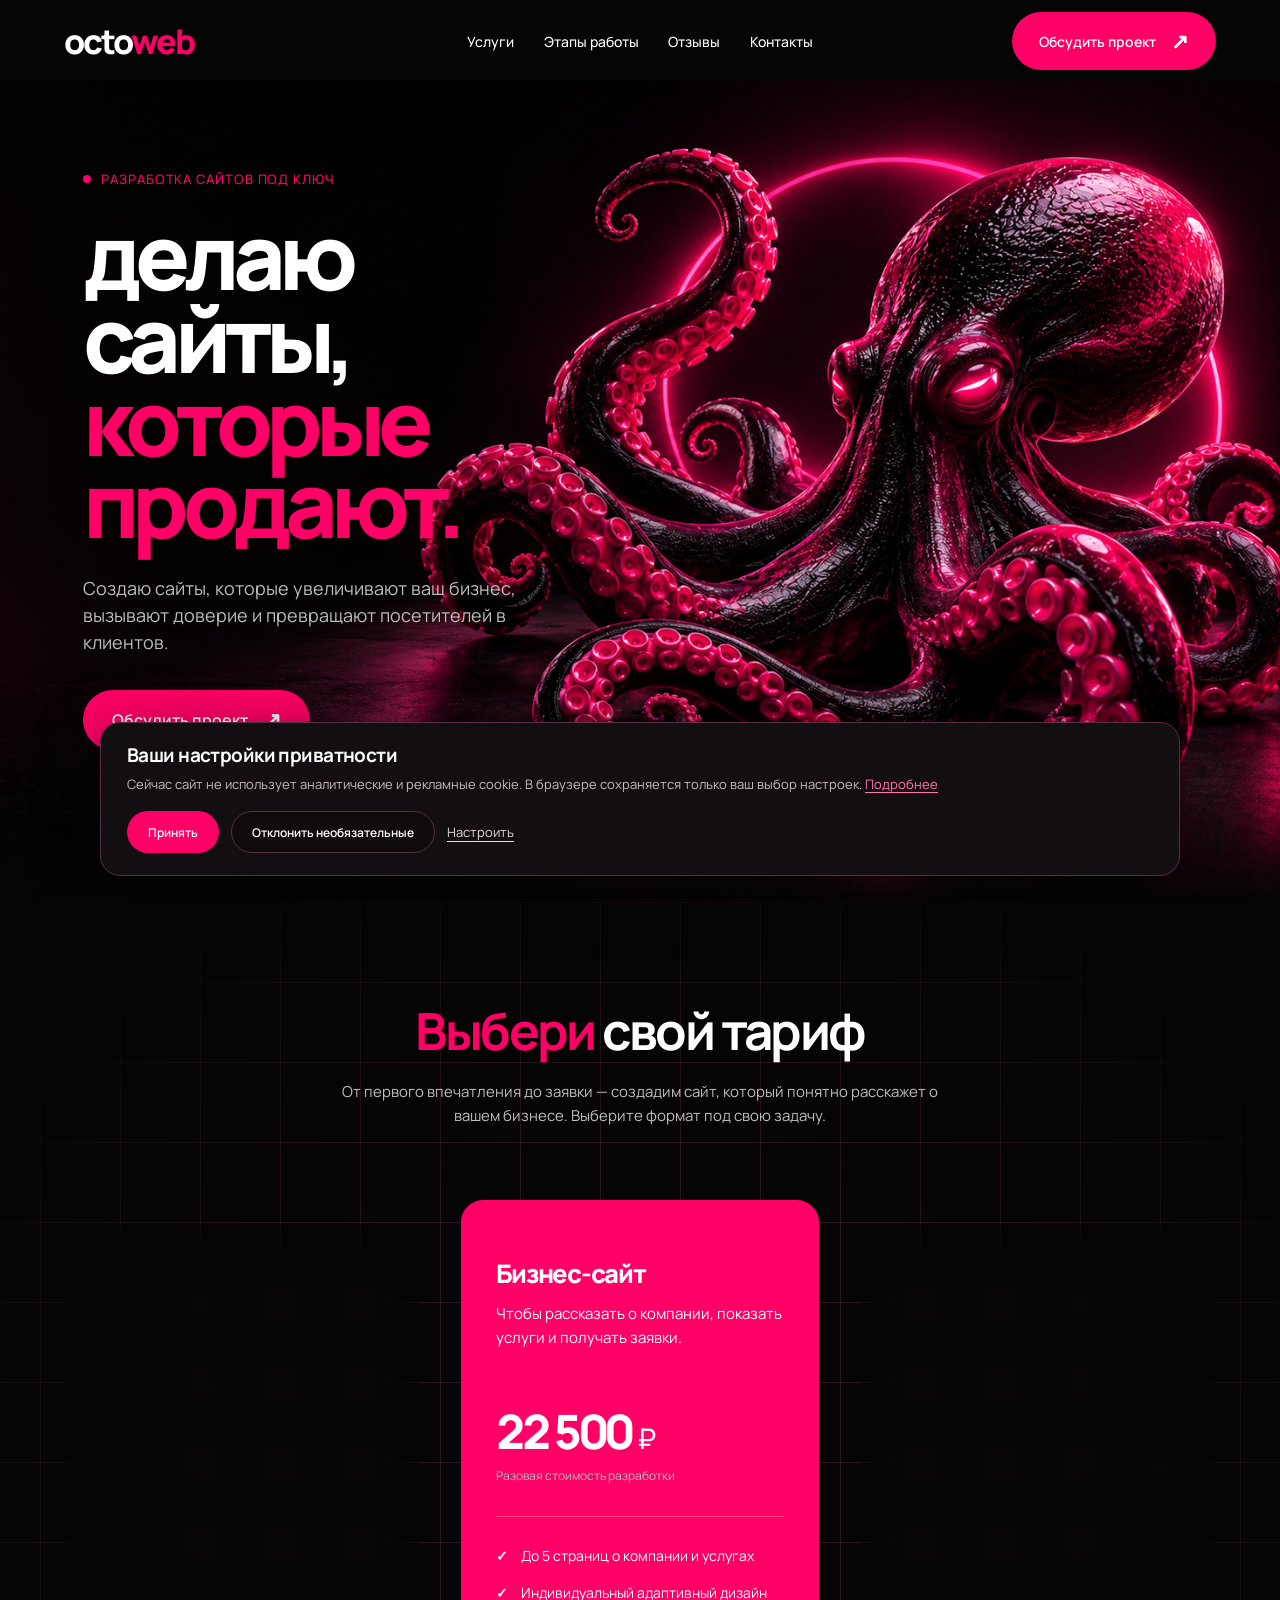
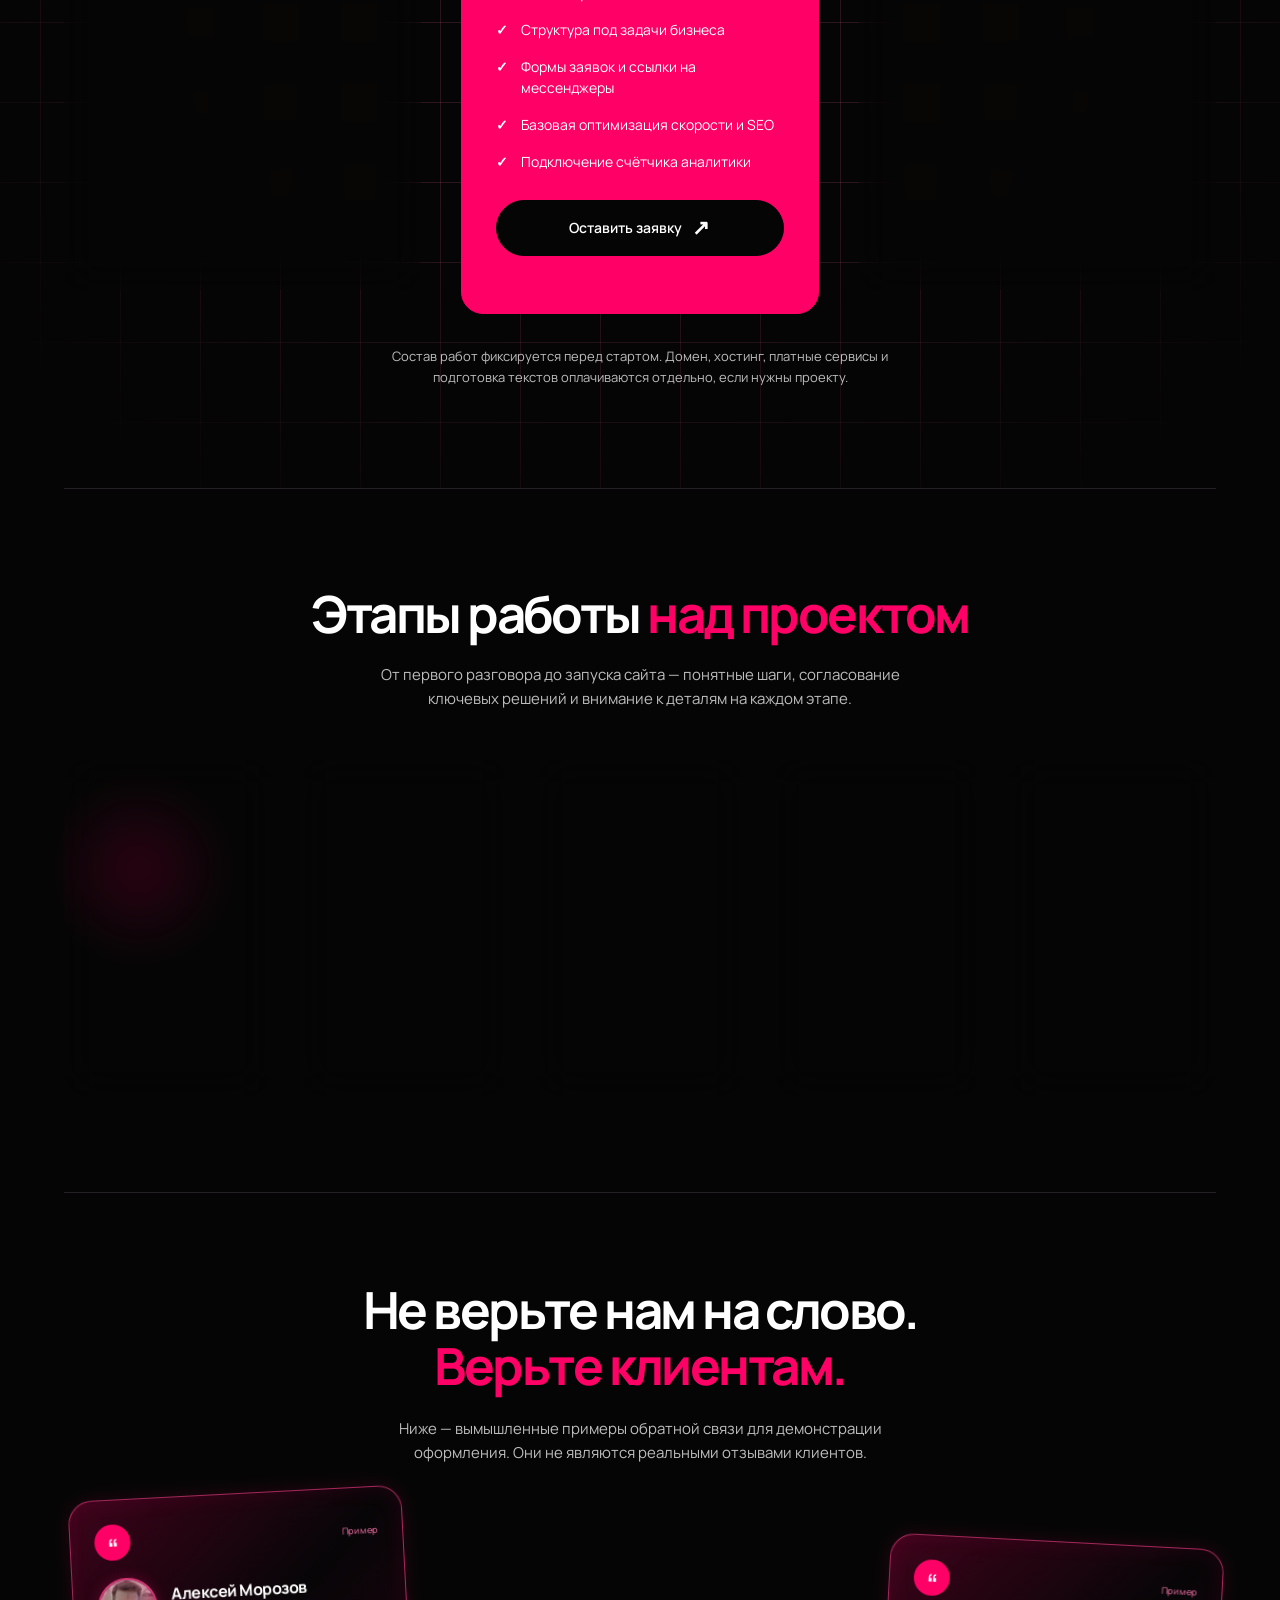
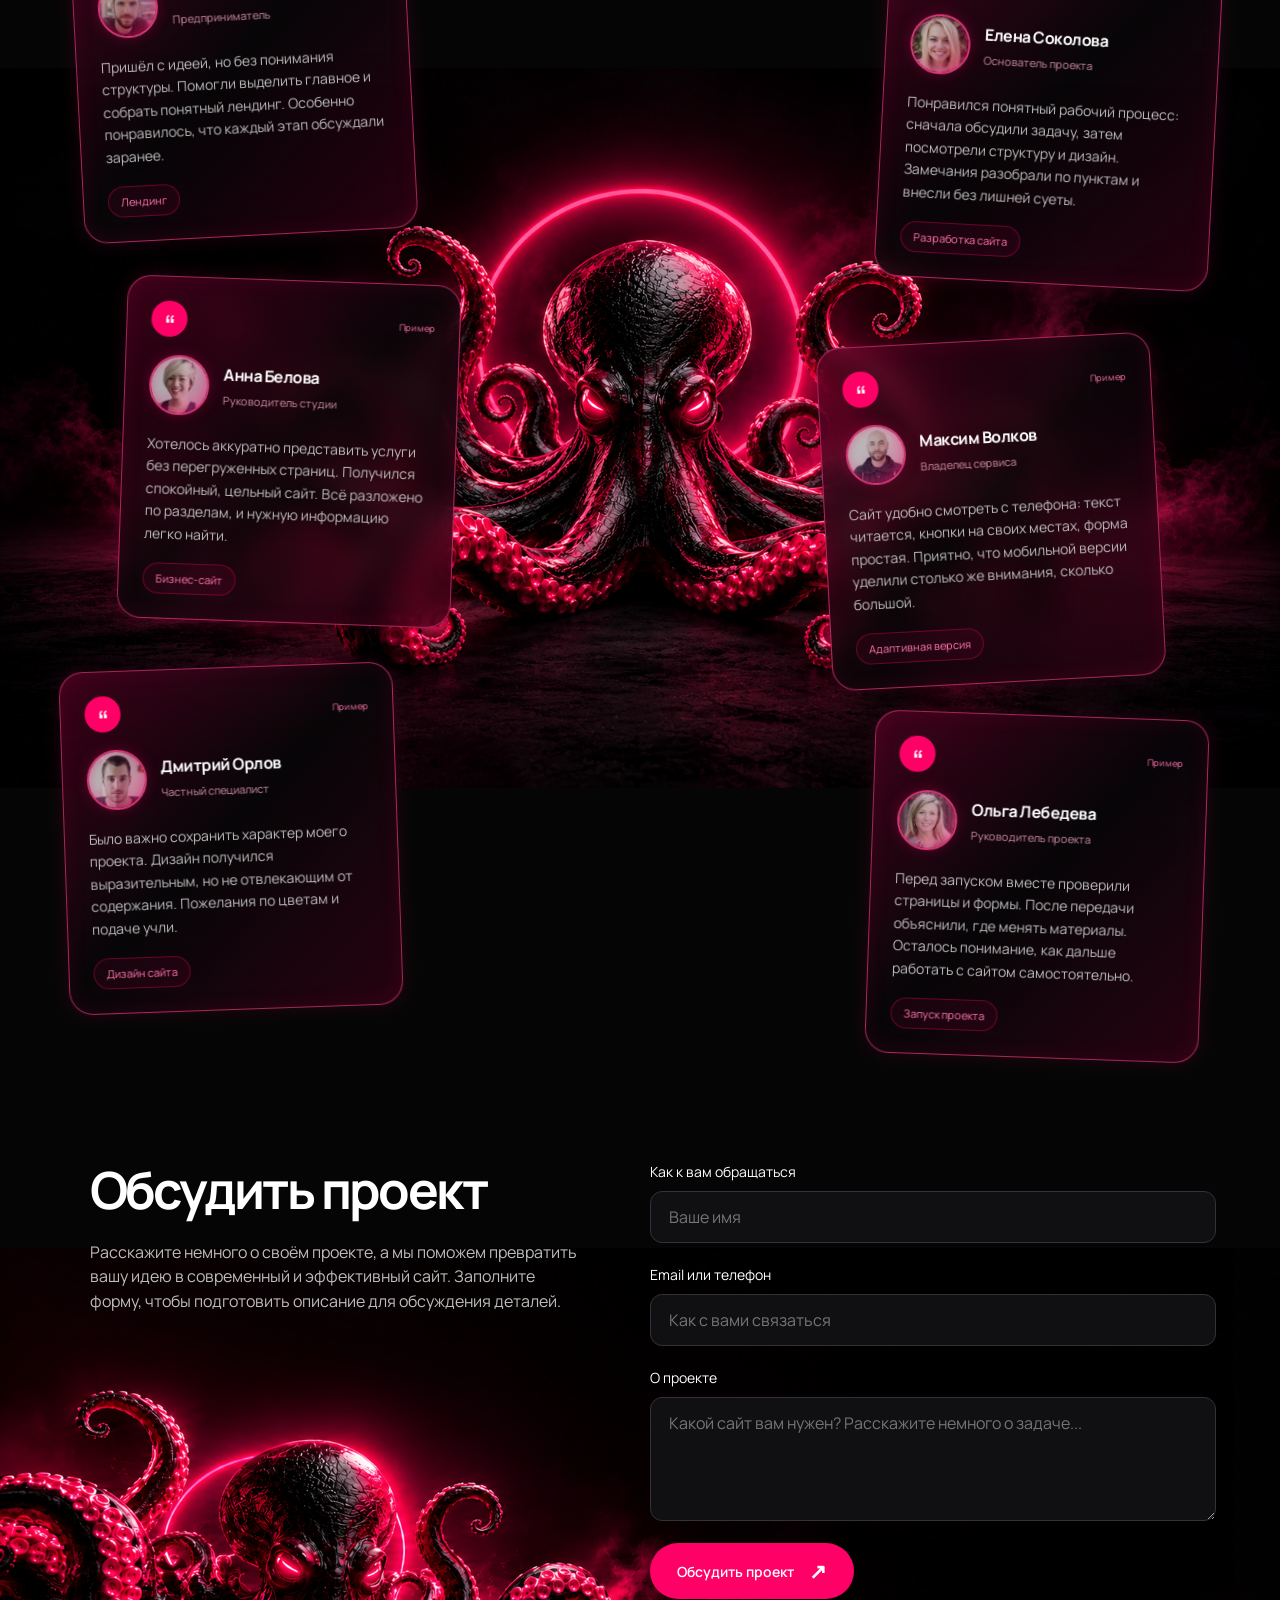
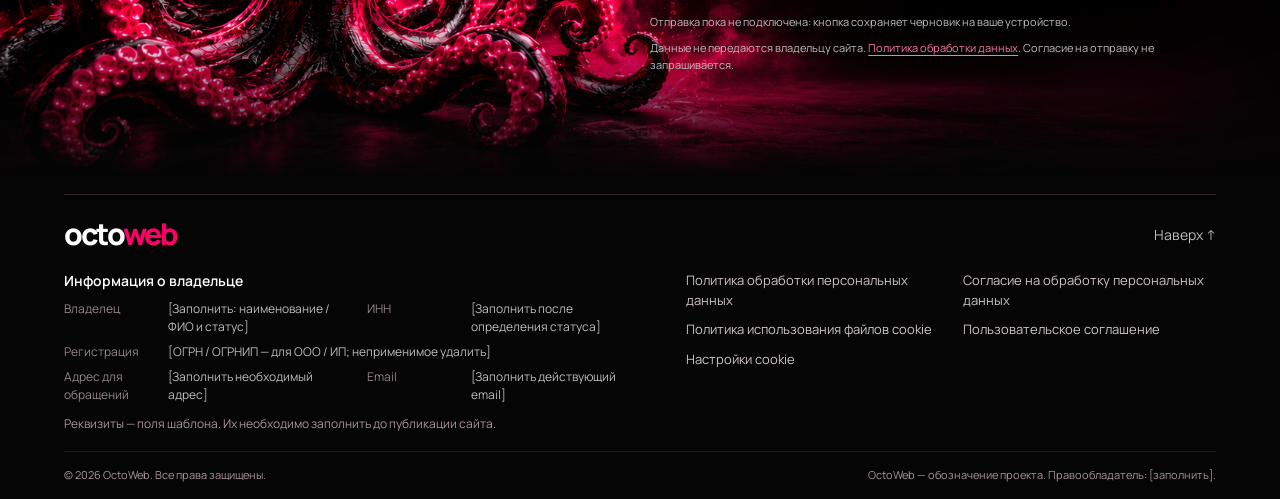
<file: index.html>
<!doctype html>
<html lang="ru">
<head>
  <meta charset="UTF-8">
  <meta name="viewport" content="width=device-width, initial-scale=1">
  <meta http-equiv="Content-Security-Policy" content="default-src 'self'; script-src 'self'; style-src 'self' 'unsafe-inline'; img-src 'self' data:; font-src 'self'; connect-src 'none'; form-action 'none'; object-src 'none'; base-uri 'self'">
  <link rel="icon" href="data:image/svg+xml,%3Csvg xmlns=%27http://www.w3.org/2000/svg%27 viewBox=%270 0 32 32%27%3E%3Crect width=%2732%27 height=%2732%27 rx=%278%27 fill=%27%23050505%27/%3E%3Ctext x=%2716%27 y=%2724%27 text-anchor=%27middle%27 font-family=%27sans-serif%27 font-weight=%27800%27 font-size=%2728%27 fill=%27%23ff0066%27%3Eo%3C/text%3E%3C/svg%3E">
  <meta name="theme-color" content="#050505">
  <meta name="description" content="OctoWeb — разработка сайтов под ключ. Создаю сайты, которые увеличивают ваш бизнес, вызывают доверие и превращают посетителей в клиентов.">
  <title>octoweb — разработка сайтов под ключ</title>
  <link rel="preload" as="image" href="images/hero-bg.webp" media="(min-width: 801px)" fetchpriority="high">
  <link rel="preload" as="image" href="images/reviews-bg.webp" media="(max-width: 800px)" fetchpriority="high">
  <link rel="stylesheet" href="vendor/lenis/lenis.css">
  <link rel="stylesheet" href="styles.css?v=20261029-small-mobile-reviews-final">
  <link rel="stylesheet" href="legal.css?v=2">
  <script src="legal.js?v=1" defer></script>
  <script src="vendor/lenis/lenis.min.js" defer></script>
  <script src="script.js?v=20261029-focus-cleanup" defer></script>
</head>
<body>
  <a class="skip-link" href="#main">К содержимому</a>
  <div class="hero-shell" id="top">
    <picture class="hero-art">
      <source media="(max-width: 800px)" srcset="images/reviews-bg.webp">
      <img class="hero-image" src="images/hero-bg.webp" alt="" width="1672" height="941" fetchpriority="high" decoding="async">
    </picture>
    <header class="header container">
      <a class="logo" href="#top" aria-label="octoweb — в начало">octo<span>web</span></a>
      <nav class="nav" id="navigation" aria-label="Основная навигация">
        <a href="#services">Услуги</a>
        <a href="#process">Этапы работы</a>
        <a href="#reviews">Отзывы</a>
        <a href="#contacts">Контакты</a>
      </nav>
      <a class="button button-primary header-cta" href="#contacts">Обсудить проект <span aria-hidden="true">↗</span></a>
      <button class="menu-toggle" type="button" aria-expanded="false" aria-controls="navigation" aria-label="Открыть меню"><span></span><span></span></button>
    </header>
    <main id="main">
      <section class="hero container" aria-labelledby="hero-title">
        <div class="hero-content">
          <p class="eyebrow">РАЗРАБОТКА САЙТОВ ПОД КЛЮЧ</p>
          <h1 id="hero-title"><span>делаю</span><span>сайты,</span><span class="accent">которые</span><span class="accent">продают.</span></h1>
          <p class="hero-description">Создаю сайты, которые увеличивают ваш бизнес, вызывают доверие и превращают посетителей в клиентов.</p>
          <div class="hero-actions">
            <a class="button button-primary" href="#contacts">Обсудить проект <span aria-hidden="true">↗</span></a>
          </div>
        </div>
      </section>
    </main>
  </div>
  <div class="sections container">
    <section class="detail-section services-section" id="services" aria-labelledby="services-title">
      <div class="services-heading">
        <h2 id="services-title"><span class="accent">Выбери</span> свой тариф</h2>
        <p class="tariffs-intro">От первого впечатления до заявки — создадим сайт, который понятно расскажет о вашем бизнесе. Выберите формат под свою задачу.</p>
      </div>
      <div class="pricing-grid">
        <article class="price-card" aria-labelledby="plan-start">
          <div class="plan-heading"><h3 id="plan-start">Лендинг</h3><p>Для запуска продукта, услуги или рекламной кампании.</p></div>
          <div class="plan-price" aria-label="15 000 рублей"><span class="price-value" data-from="16500" data-to="15000" aria-hidden="true">15 000</span> <span aria-hidden="true">₽</span></div>
          <p class="plan-payment">Разовая стоимость разработки</p>
          
          <ul class="plan-features"><li>Одна страница, до 5 смысловых блоков</li><li>Дизайн в стиле вашего бренда</li><li>Адаптация под телефон и планшет</li><li>Кнопки связи и форма заявки</li><li>Базовые SEO-настройки</li><li>Помощь с размещением сайта</li></ul>
          <button class="button button-secondary plan-select" type="button" data-plan="Лендинг — 15 000 ₽" aria-haspopup="dialog" aria-controls="application-dialog">Оставить заявку <span aria-hidden="true">↗</span></button>
        </article>
        <article class="price-card price-card-featured" aria-labelledby="plan-business">
          <div class="plan-heading"><h3 id="plan-business">Бизнес-сайт</h3><p>Чтобы рассказать о компании, показать услуги и получать заявки.</p></div>
          <div class="plan-price" aria-label="20 000 рублей"><span class="price-value" data-from="22500" data-to="20000" aria-hidden="true">20 000</span> <span aria-hidden="true">₽</span></div>
          <p class="plan-payment">Разовая стоимость разработки</p>
          
          <ul class="plan-features"><li>До 5 страниц о компании и услугах</li><li>Индивидуальный адаптивный дизайн</li><li>Структура под задачи бизнеса</li><li>Формы заявок и ссылки на мессенджеры</li><li>Базовая оптимизация скорости и SEO</li><li>Подключение счётчика аналитики</li></ul>
          <button class="button plan-select" type="button" data-plan="Бизнес-сайт — 20 000 ₽" aria-haspopup="dialog" aria-controls="application-dialog">Оставить заявку <span aria-hidden="true">↗</span></button>
        </article>
        <article class="price-card" aria-labelledby="plan-pro">
          <div class="plan-heading"><h3 id="plan-pro">Расширенный сайт</h3><p>Для проектов с большим количеством услуг и подробной подачей.</p></div>
          <div class="plan-price" aria-label="30 000 рублей"><span class="price-value" data-from="33500" data-to="30000" aria-hidden="true">30 000</span> <span aria-hidden="true">₽</span></div>
          <p class="plan-payment">Разовая стоимость разработки</p>
          
          <ul class="plan-features"><li>До 10 страниц с общей системой дизайна</li><li>Всё, что входит в бизнес-сайт</li><li>Каталог услуг или проектов</li><li>Удобная навигация между разделами</li><li>Настройка целей в аналитике</li><li>Инструкция по обновлению контента</li></ul>
          <button class="button button-secondary plan-select" type="button" data-plan="Расширенный сайт — 30 000 ₽" aria-haspopup="dialog" aria-controls="application-dialog">Оставить заявку <span aria-hidden="true">↗</span></button>
        </article>
      </div>
      <p class="pricing-note">Состав работ фиксируется перед стартом. Домен, хостинг, платные сервисы и подготовка текстов оплачиваются отдельно, если нужны проекту.</p>
    </section>
    <section class="detail-section process-section" id="process" aria-labelledby="process-title">
      <div class="process-heading"><h2 id="process-title">Этапы работы <span class="accent">над проектом</span></h2><p>От первого разговора до запуска сайта — понятные шаги, согласование ключевых решений и внимание к деталям на каждом этапе.</p></div>
      <ol class="process-grid">
        <li class="process-card"><span class="process-shine" aria-hidden="true"></span><span class="process-number" aria-hidden="true">01</span><h3>Знакомимся<br>с задачей</h3><p>Обсуждаем ваш бизнес и будущих клиентов. Определяем, что должен делать сайт, согласуем объём работ и сроки.</p></li>
        <li class="process-card"><span class="process-shine" aria-hidden="true"></span><span class="process-number" aria-hidden="true">02</span><h3>Выстраиваем<br>логику сайта</h3><p>Распределяю информацию по разделам и создаю схему страниц. Вместе проверяем путь посетителя к заявке.</p></li>
        <li class="process-card"><span class="process-shine" aria-hidden="true"></span><span class="process-number" aria-hidden="true">03</span><h3>Создаю дизайн<br>и разрабатываю</h3><p>Подбираю визуальное решение под ваш бренд и превращаю его в работающий сайт, удобный на любом экране.</p></li>
        <li class="process-card"><span class="process-shine" aria-hidden="true"></span><span class="process-number" aria-hidden="true">04</span><h3>Проверяем<br>и дорабатываем</h3><p>Вы смотрите готовую версию и делитесь замечаниями. Уточняем детали и вносим согласованные изменения.</p></li>
        <li class="process-card"><span class="process-shine" aria-hidden="true"></span><span class="process-number" aria-hidden="true">05</span><h3>Публикуем<br>и передаём</h3><p>Проверяю формы, ссылки и мобильную версию. Размещаю сайт на домене, передаю доступы и объясняю, как с ним работать.</p></li>
      </ol>
    </section>
    <section class="detail-section reviews-section" id="reviews" aria-labelledby="reviews-title">
      <div class="reviews-heading"><h2 id="reviews-title">Не верьте нам на слово.<br><span class="accent">Верьте клиентам.</span></h2><p class="reviews-intro">Ниже — вымышленные примеры обратной связи для демонстрации оформления. Они не являются реальными отзывами клиентов.</p></div>
      <div class="reviews-scene">
        <img class="reviews-background" src="images/reviews-bg.webp" alt="" width="1672" height="941" loading="lazy" decoding="async">
        <article class="review-card review-card-1" aria-label="Демо-отзыв: Лендинг">
          <div class="review-top"><span class="review-quote" aria-hidden="true">“</span><span class="review-placeholder" title="Вымышленный отзыв для демонстрации оформления">Пример</span></div>
          <div class="review-person"><span class="review-avatar"><img src="images/avatars/alexey.jpg" alt="Иллюстративный портрет, не реальный автор отзыва" width="128" height="128" loading="lazy"></span><div><h3>Алексей Морозов</h3><p>Предприниматель</p></div></div>
          <p class="review-copy">Пришёл с идеей, но без понимания структуры. Помогли выделить главное и собрать понятный лендинг. Особенно понравилось, что каждый этап обсуждали заранее.</p>
          <span class="review-tag">Лендинг</span>
        </article>
        <article class="review-card review-card-2" aria-label="Демо-отзыв: Бизнес-сайт">
          <div class="review-top"><span class="review-quote" aria-hidden="true">“</span><span class="review-placeholder" title="Вымышленный отзыв для демонстрации оформления">Пример</span></div>
          <div class="review-person"><span class="review-avatar"><img src="images/avatars/anna.jpg" alt="Иллюстративный портрет, не реальный автор отзыва" width="128" height="128" loading="lazy"></span><div><h3>Анна Белова</h3><p>Руководитель студии</p></div></div>
          <p class="review-copy">Хотелось аккуратно представить услуги без перегруженных страниц. Получился спокойный, цельный сайт. Всё разложено по разделам, и нужную информацию легко найти.</p>
          <span class="review-tag">Бизнес-сайт</span>
        </article>
        <article class="review-card review-card-3" aria-label="Демо-отзыв: Дизайн сайта">
          <div class="review-top"><span class="review-quote" aria-hidden="true">“</span><span class="review-placeholder" title="Вымышленный отзыв для демонстрации оформления">Пример</span></div>
          <div class="review-person"><span class="review-avatar"><img src="images/avatars/dmitry.jpg" alt="Иллюстративный портрет, не реальный автор отзыва" width="128" height="128" loading="lazy"></span><div><h3>Дмитрий Орлов</h3><p>Частный специалист</p></div></div>
          <p class="review-copy">Было важно сохранить характер моего проекта. Дизайн получился выразительным, но не отвлекающим от содержания. Пожелания по цветам и подаче учли.</p>
          <span class="review-tag">Дизайн сайта</span>
        </article>
        <article class="review-card review-card-4" aria-label="Демо-отзыв: Разработка сайта">
          <div class="review-top"><span class="review-quote" aria-hidden="true">“</span><span class="review-placeholder" title="Вымышленный отзыв для демонстрации оформления">Пример</span></div>
          <div class="review-person"><span class="review-avatar"><img src="images/avatars/elena.jpg" alt="Иллюстративный портрет, не реальный автор отзыва" width="128" height="128" loading="lazy"></span><div><h3>Елена Соколова</h3><p>Основатель проекта</p></div></div>
          <p class="review-copy">Понравился понятный рабочий процесс: сначала обсудили задачу, затем посмотрели структуру и дизайн. Замечания разобрали по пунктам и внесли без лишней суеты.</p>
          <span class="review-tag">Разработка сайта</span>
        </article>
        <article class="review-card review-card-5" aria-label="Демо-отзыв: Адаптивная версия">
          <div class="review-top"><span class="review-quote" aria-hidden="true">“</span><span class="review-placeholder" title="Вымышленный отзыв для демонстрации оформления">Пример</span></div>
          <div class="review-person"><span class="review-avatar"><img src="images/avatars/maxim.jpg" alt="Иллюстративный портрет, не реальный автор отзыва" width="128" height="128" loading="lazy"></span><div><h3>Максим Волков</h3><p>Владелец сервиса</p></div></div>
          <p class="review-copy">Сайт удобно смотреть с телефона: текст читается, кнопки на своих местах, форма простая. Приятно, что мобильной версии уделили столько же внимания, сколько большой.</p>
          <span class="review-tag">Адаптивная версия</span>
        </article>
        <article class="review-card review-card-6" aria-label="Демо-отзыв: Запуск проекта">
          <div class="review-top"><span class="review-quote" aria-hidden="true">“</span><span class="review-placeholder" title="Вымышленный отзыв для демонстрации оформления">Пример</span></div>
          <div class="review-person"><span class="review-avatar"><img src="images/avatars/olga.jpg" alt="Иллюстративный портрет, не реальный автор отзыва" width="128" height="128" loading="lazy"></span><div><h3>Ольга Лебедева</h3><p>Руководитель проекта</p></div></div>
          <p class="review-copy">Перед запуском вместе проверили страницы и формы. После передачи объяснили, где менять материалы. Осталось понимание, как дальше работать с сайтом самостоятельно.</p>
          <span class="review-tag">Запуск проекта</span>
        </article>
      </div>
    </section>
    <section class="detail-section contact-section" id="contacts" aria-labelledby="contacts-title">
      <div class="contact-copy"><h2 id="contacts-title">Обсудить проект</h2><p>Расскажите немного о своём проекте, а мы поможем превратить вашу идею в современный и эффективный сайт. Заполните форму, чтобы подготовить описание для обсуждения деталей.</p></div>
      <form id="brief-form">
        <label for="name">Как к вам обращаться</label><input id="name" name="name" autocomplete="name" maxlength="100" required placeholder="Ваше имя">
        <label for="contact">Email или телефон</label><input id="contact" name="contact" autocomplete="email" maxlength="150" required aria-describedby="contact-error" placeholder="Как с вами связаться">
        <label for="task">О проекте</label><textarea id="task" name="task" rows="4" maxlength="5000" required placeholder="Какой сайт вам нужен? Расскажите немного о задаче..."></textarea>
        <p id="contact-error" class="contact-error" role="alert" hidden></p>
        <button class="button button-primary" type="submit" disabled data-local-export><span class="contact-button-label">Обсудить проект</span> <span aria-hidden="true">↗</span></button>
        <p class="form-note" id="form-status" role="status">Отправка пока не подключена: кнопка сохраняет черновик на ваше устройство.</p>
        <p class="form-privacy-note">Данные не передаются владельцу сайта. <a href="legal/privacy.html" target="_blank" rel="noopener">Политика обработки данных</a>. Согласие на отправку не запрашивается.</p>
      </form>
    </section>
  </div>
  <dialog data-lenis-prevent class="application-dialog" id="application-dialog" aria-labelledby="application-title">
    <button type="button" class="dialog-close" aria-label="Закрыть заявку">×</button>
    <h2 id="application-title"><span id="application-plan-name">Лендинг</span><span id="application-plan-price">15 000 ₽</span></h2>
    <form id="application-form">
      <input type="hidden" name="package" id="application-package">
      <div class="application-contacts">
        <div><label for="application-name">Ваше имя *</label><input id="application-name" name="client" autocomplete="name" maxlength="100" required placeholder="Как к вам обращаться"></div>
        <div><label for="application-contact">Телефон, email или Telegram *</label><input id="application-contact" name="contact" maxlength="150" required placeholder="Удобный способ связи"></div>
      </div>
      <fieldset class="brief-questions"><legend>Коротко о проекте</legend>
        <label for="brief-business">Чем вы занимаетесь? *<textarea id="brief-business" name="business" rows="2" maxlength="2000" required placeholder="Компания, продукт или услуга"></textarea></label>
        <label for="brief-goal">Что должен делать сайт? *<textarea id="brief-goal" name="goal" rows="2" maxlength="2000" required placeholder="Задача сайта и нужные функции"></textarea></label>
        <label for="brief-timing">Сроки и пожелания<textarea id="brief-timing" name="timing" rows="2" maxlength="2000" placeholder="Дата запуска, стиль или ссылки на примеры"></textarea></label>
      </fieldset>
      <button type="submit" disabled data-local-export class="button button-primary">Сохранить бриф <span aria-hidden="true">↗</span></button>
      <p class="form-note" id="application-status" role="status">Файл сохраняется на ваше устройство.</p>
    </form>
  </dialog>
<footer class="site-footer container"><div class="footer-top"><a class="logo" href="index.html#top" aria-label="octoweb — в начало">octo<span>web</span></a><a href="#top">Наверх ↑</a></div><div class="footer-columns"><div><p class="footer-caption">Информация о владельце</p><dl class="owner-details"><div><dt>Владелец</dt><dd>[Заполнить: наименование / ФИО и статус]</dd></div><div><dt>ИНН</dt><dd>[Заполнить после определения статуса]</dd></div><div><dt>Регистрация</dt><dd>[ОГРН / ОГРНИП — для ООО / ИП; неприменимое удалить]</dd></div><div><dt>Адрес для обращений</dt><dd>[Заполнить необходимый адрес]</dd></div><div><dt>Email</dt><dd>[Заполнить действующий email]</dd></div></dl><p class="footer-note">Реквизиты — поля шаблона. Их необходимо заполнить до публикации сайта.</p></div><nav class="legal-links" aria-label="Юридические документы"><a href="legal/privacy.html">Политика обработки персональных данных</a><a href="legal/consent.html">Согласие на обработку персональных данных</a><a href="legal/cookies.html">Политика использования файлов cookie</a><a href="legal/terms.html">Пользовательское соглашение</a><button type="button" data-cookie-settings>Настройки cookie</button></nav></div><div class="footer-bottom"><span>© 2026 OctoWeb. Все права защищены.</span><span>OctoWeb — обозначение проекта. Правообладатель: [заполнить].</span></div></footer>
<section data-lenis-prevent class="cookie-banner" id="cookie-banner" aria-label="Cookie и локальное хранение" hidden><div><h2>Ваши настройки приватности</h2><p>Сейчас сайт не использует аналитические и рекламные cookie. В браузере сохраняется только ваш выбор настроек. <a href="legal/cookies.html">Подробнее</a></p></div><div class="cookie-actions"><button type="button" class="button button-primary" data-cookie-choice="accept">Принять</button><button type="button" class="button button-secondary" data-cookie-choice="reject">Отклонить необязательные</button><button type="button" class="cookie-text-button" data-cookie-settings>Настроить</button></div><p class="cookie-storage-status" role="status"></p></section>
<dialog class="cookie-dialog" id="cookie-dialog" data-lenis-prevent aria-labelledby="cookie-title"><button type="button" class="dialog-close" data-cookie-close aria-label="Закрыть настройки cookie">×</button><h2 id="cookie-title">Настройки cookie</h2><p>Управляйте локальным хранением. Отказ не ограничивает доступ к сайту.</p><form id="cookie-settings-form"><label class="cookie-category"><input type="checkbox" checked disabled><span><strong>Техническое хранение</strong><small>Только запись выбранных настроек в localStorage. Не содержит имя, контакты или ответы брифа.</small></span></label><label class="cookie-category"><input type="checkbox" disabled><span><strong>Аналитика — не используется</strong><small>Счётчики и аналитические cookie не подключены.</small></span></label><label class="cookie-category"><input type="checkbox" disabled><span><strong>Реклама — не используется</strong><small>Пиксели, ретаргетинг и рекламные cookie не подключены.</small></span></label><p class="footer-note">Кнопка «Принять» не включает отсутствующие сервисы. Перед их подключением понадобятся новые сведения и отдельный выбор.</p><button type="submit" class="button button-primary">Сохранить настройки</button><button type="button" class="cookie-text-button" data-cookie-reset>Удалить сохранённый выбор</button><p class="cookie-storage-status" role="status"></p></form></dialog>
</body>
</html>
</file>
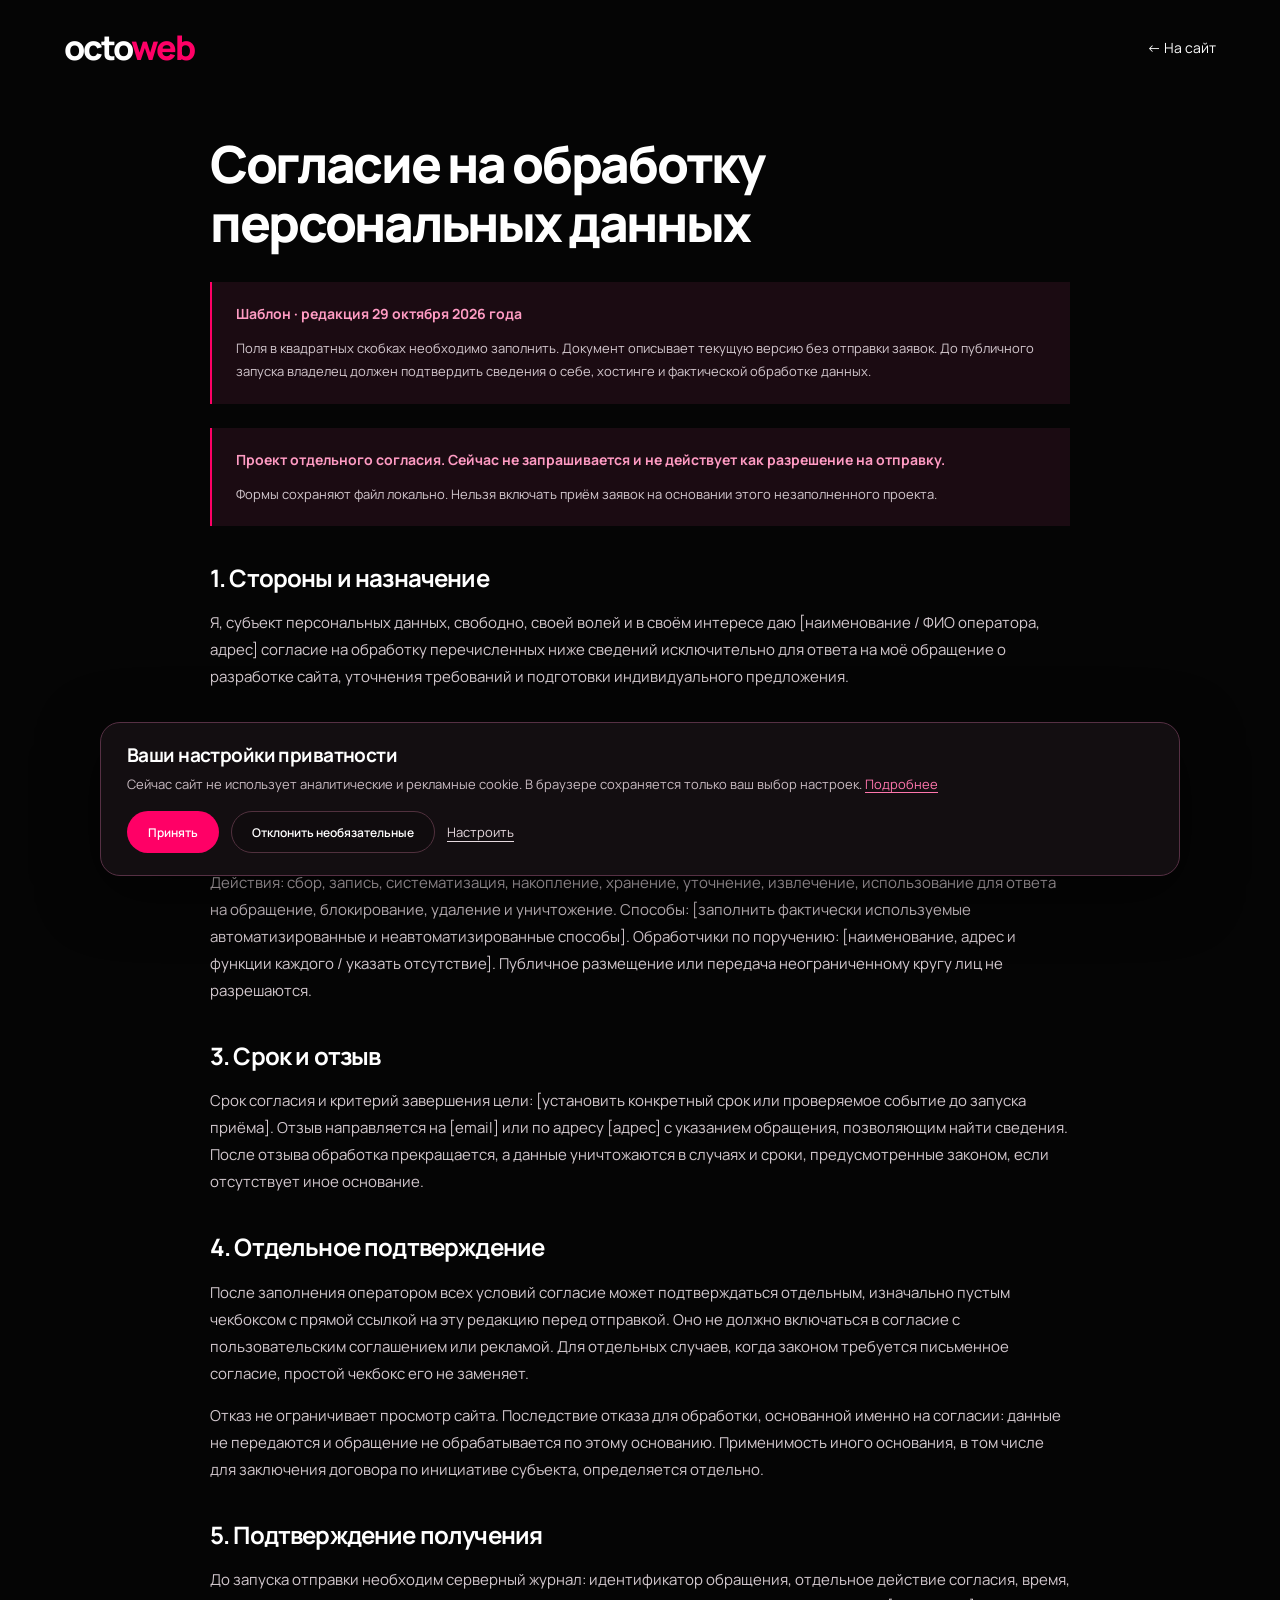
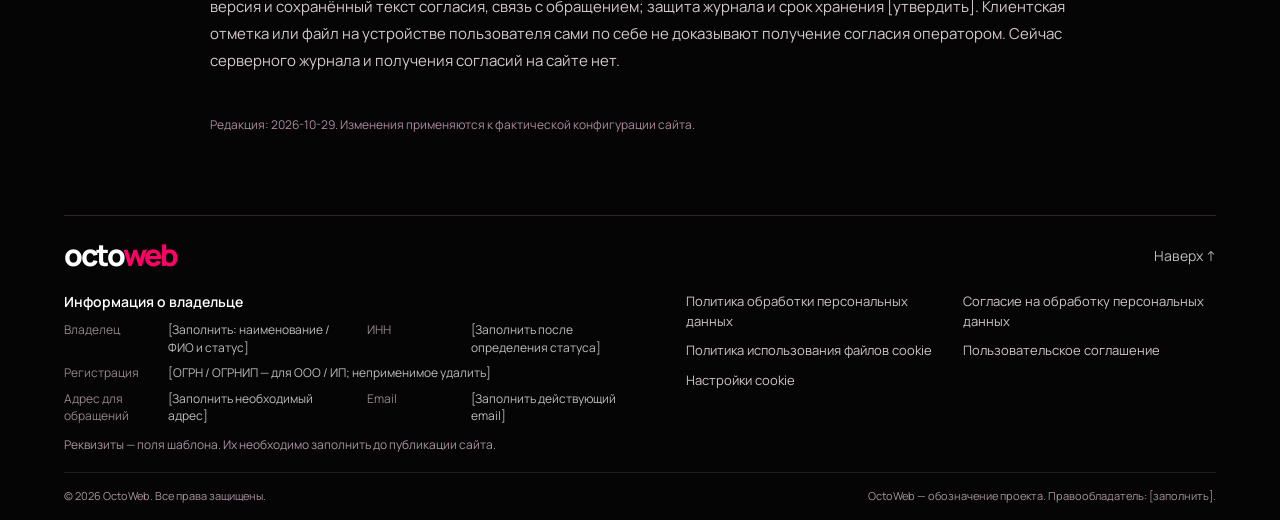
<file: legal/consent.html>
<!doctype html><html lang="ru"><head><meta charset="UTF-8"><meta name="viewport" content="width=device-width, initial-scale=1"><meta name="robots" content="noindex"><meta http-equiv="Content-Security-Policy" content="default-src 'self'; script-src 'self'; style-src 'self' 'unsafe-inline'; img-src 'self' data:; font-src 'self'; connect-src 'none'; form-action 'none'; object-src 'none'; base-uri 'self'"><title>Согласие на обработку персональных данных — OctoWeb</title><link rel="stylesheet" href="../styles.css?v=20261029-legal"><link rel="stylesheet" href="../legal.css?v=2"><script src="../legal.js?v=1" defer></script></head><body id="top"><header class="legal-header container"><a class="logo" href="../index.html">octo<span>web</span></a><a href="../index.html">← На сайт</a></header><main class="legal-document"><h1>Согласие на обработку персональных данных</h1><aside class="legal-notice"><strong>Шаблон · редакция 29 октября 2026 года</strong><p>Поля в квадратных скобках необходимо заполнить. Документ описывает текущую версию без отправки заявок. До публичного запуска владелец должен подтвердить сведения о себе, хостинге и фактической обработке данных.</p></aside><aside class="legal-notice"><strong>Проект отдельного согласия. Сейчас не запрашивается и не действует как разрешение на отправку.</strong><p>Формы сохраняют файл локально. Нельзя включать приём заявок на основании этого незаполненного проекта.</p></aside><h2>1. Стороны и назначение</h2><p>Я, субъект персональных данных, свободно, своей волей и в своём интересе даю [наименование / ФИО оператора, адрес] согласие на обработку перечисленных ниже сведений исключительно для ответа на моё обращение о разработке сайта, уточнения требований и подготовки индивидуального предложения.</p><h2>2. Состав и действия</h2><p>Сведения: имя, указанный мной контакт (телефон, email или Telegram), выбранный пакет, содержание обращения и добровольно предоставленные ответы брифа. Не включаются реклама, распространение персональных данных, специальные категории и биометрия.</p><p>Действия: сбор, запись, систематизация, накопление, хранение, уточнение, извлечение, использование для ответа на обращение, блокирование, удаление и уничтожение. Способы: [заполнить фактически используемые автоматизированные и неавтоматизированные способы]. Обработчики по поручению: [наименование, адрес и функции каждого / указать отсутствие]. Публичное размещение или передача неограниченному кругу лиц не разрешаются.</p><h2>3. Срок и отзыв</h2><p>Срок согласия и критерий завершения цели: [установить конкретный срок или проверяемое событие до запуска приёма]. Отзыв направляется на [email] или по адресу [адрес] с указанием обращения, позволяющим найти сведения. После отзыва обработка прекращается, а данные уничтожаются в случаях и сроки, предусмотренные законом, если отсутствует иное основание.</p><h2>4. Отдельное подтверждение</h2><p>После заполнения оператором всех условий согласие может подтверждаться отдельным, изначально пустым чекбоксом с прямой ссылкой на эту редакцию перед отправкой. Оно не должно включаться в согласие с пользовательским соглашением или рекламой. Для отдельных случаев, когда законом требуется письменное согласие, простой чекбокс его не заменяет.</p><p>Отказ не ограничивает просмотр сайта. Последствие отказа для обработки, основанной именно на согласии: данные не передаются и обращение не обрабатывается по этому основанию. Применимость иного основания, в том числе для заключения договора по инициативе субъекта, определяется отдельно.</p><h2>5. Подтверждение получения</h2><p>До запуска отправки необходим серверный журнал: идентификатор обращения, отдельное действие согласия, время, версия и сохранённый текст согласия, связь с обращением; защита журнала и срок хранения [утвердить]. Клиентская отметка или файл на устройстве пользователя сами по себе не доказывают получение согласия оператором. Сейчас серверного журнала и получения согласий на сайте нет.</p><p class="legal-version">Редакция: 2026-10-29. Изменения применяются к фактической конфигурации сайта.</p></main><footer class="site-footer container"><div class="footer-top"><a class="logo" href="../index.html#top" aria-label="octoweb — в начало">octo<span>web</span></a><a href="#top">Наверх ↑</a></div><div class="footer-columns"><div><p class="footer-caption">Информация о владельце</p><dl class="owner-details"><div><dt>Владелец</dt><dd>[Заполнить: наименование / ФИО и статус]</dd></div><div><dt>ИНН</dt><dd>[Заполнить после определения статуса]</dd></div><div><dt>Регистрация</dt><dd>[ОГРН / ОГРНИП — для ООО / ИП; неприменимое удалить]</dd></div><div><dt>Адрес для обращений</dt><dd>[Заполнить необходимый адрес]</dd></div><div><dt>Email</dt><dd>[Заполнить действующий email]</dd></div></dl><p class="footer-note">Реквизиты — поля шаблона. Их необходимо заполнить до публикации сайта.</p></div><nav class="legal-links" aria-label="Юридические документы"><a href="../legal/privacy.html">Политика обработки персональных данных</a><a href="../legal/consent.html">Согласие на обработку персональных данных</a><a href="../legal/cookies.html">Политика использования файлов cookie</a><a href="../legal/terms.html">Пользовательское соглашение</a><button type="button" data-cookie-settings>Настройки cookie</button></nav></div><div class="footer-bottom"><span>© 2026 OctoWeb. Все права защищены.</span><span>OctoWeb — обозначение проекта. Правообладатель: [заполнить].</span></div></footer><section data-lenis-prevent class="cookie-banner" id="cookie-banner" aria-label="Cookie и локальное хранение" hidden><div><h2>Ваши настройки приватности</h2><p>Сейчас сайт не использует аналитические и рекламные cookie. В браузере сохраняется только ваш выбор настроек. <a href="../legal/cookies.html">Подробнее</a></p></div><div class="cookie-actions"><button type="button" class="button button-primary" data-cookie-choice="accept">Принять</button><button type="button" class="button button-secondary" data-cookie-choice="reject">Отклонить необязательные</button><button type="button" class="cookie-text-button" data-cookie-settings>Настроить</button></div><p class="cookie-storage-status" role="status"></p></section>
<dialog class="cookie-dialog" id="cookie-dialog" data-lenis-prevent aria-labelledby="cookie-title"><button type="button" class="dialog-close" data-cookie-close aria-label="Закрыть настройки cookie">×</button><h2 id="cookie-title">Настройки cookie</h2><p>Управляйте локальным хранением. Отказ не ограничивает доступ к сайту.</p><form id="cookie-settings-form"><label class="cookie-category"><input type="checkbox" checked disabled><span><strong>Техническое хранение</strong><small>Только запись выбранных настроек в localStorage. Не содержит имя, контакты или ответы брифа.</small></span></label><label class="cookie-category"><input type="checkbox" disabled><span><strong>Аналитика — не используется</strong><small>Счётчики и аналитические cookie не подключены.</small></span></label><label class="cookie-category"><input type="checkbox" disabled><span><strong>Реклама — не используется</strong><small>Пиксели, ретаргетинг и рекламные cookie не подключены.</small></span></label><p class="footer-note">Кнопка «Принять» не включает отсутствующие сервисы. Перед их подключением понадобятся новые сведения и отдельный выбор.</p><button type="submit" class="button button-primary">Сохранить настройки</button><button type="button" class="cookie-text-button" data-cookie-reset>Удалить сохранённый выбор</button><p class="cookie-storage-status" role="status"></p></form></dialog></body></html>
</file>
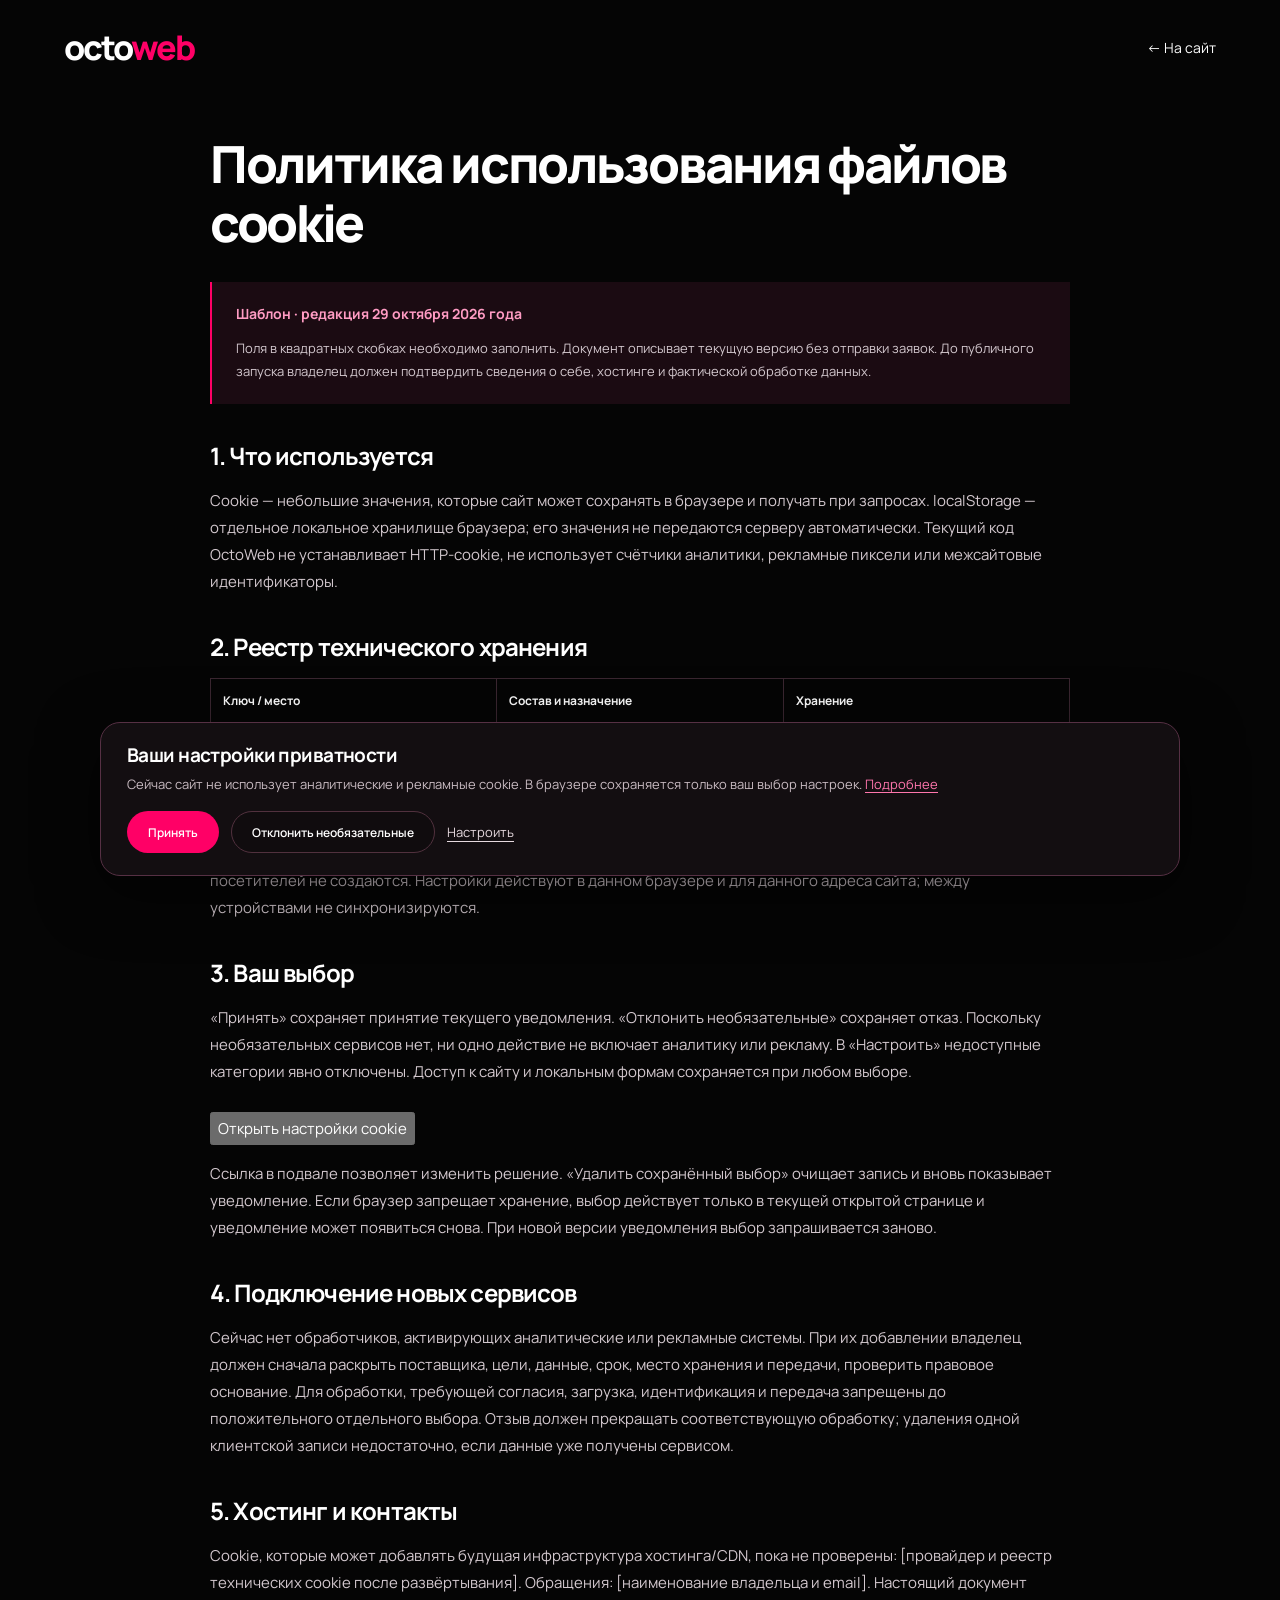
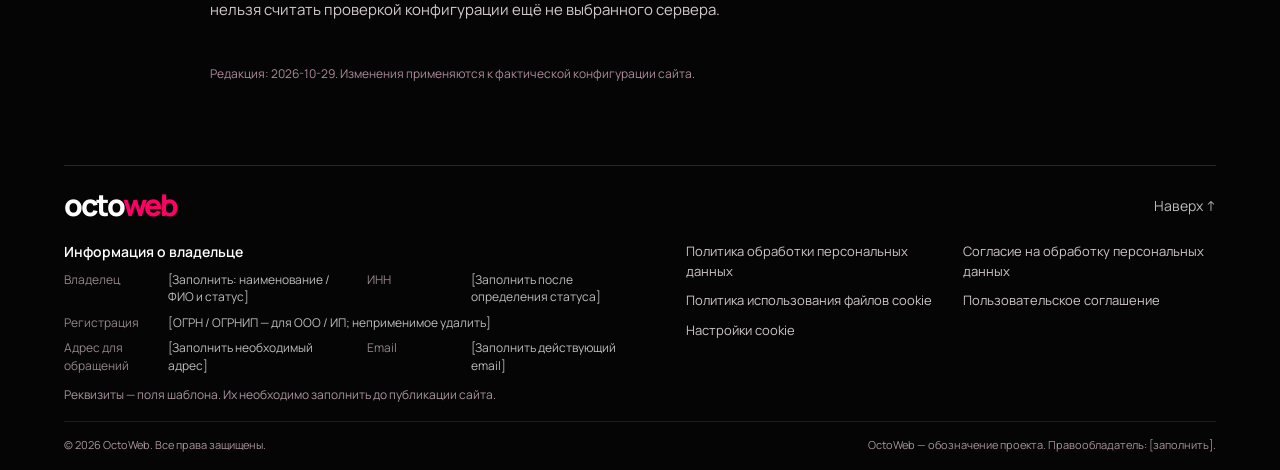
<file: legal/cookies.html>
<!doctype html><html lang="ru"><head><meta charset="UTF-8"><meta name="viewport" content="width=device-width, initial-scale=1"><meta name="robots" content="noindex"><meta http-equiv="Content-Security-Policy" content="default-src 'self'; script-src 'self'; style-src 'self' 'unsafe-inline'; img-src 'self' data:; font-src 'self'; connect-src 'none'; form-action 'none'; object-src 'none'; base-uri 'self'"><title>Политика использования файлов cookie — OctoWeb</title><link rel="stylesheet" href="../styles.css?v=20261029-legal"><link rel="stylesheet" href="../legal.css?v=2"><script src="../legal.js?v=1" defer></script></head><body id="top"><header class="legal-header container"><a class="logo" href="../index.html">octo<span>web</span></a><a href="../index.html">← На сайт</a></header><main class="legal-document"><h1>Политика использования файлов cookie</h1><aside class="legal-notice"><strong>Шаблон · редакция 29 октября 2026 года</strong><p>Поля в квадратных скобках необходимо заполнить. Документ описывает текущую версию без отправки заявок. До публичного запуска владелец должен подтвердить сведения о себе, хостинге и фактической обработке данных.</p></aside><h2>1. Что используется</h2><p>Cookie — небольшие значения, которые сайт может сохранять в браузере и получать при запросах. localStorage — отдельное локальное хранилище браузера; его значения не передаются серверу автоматически. Текущий код OctoWeb не устанавливает HTTP-cookie, не использует счётчики аналитики, рекламные пиксели или межсайтовые идентификаторы.</p><h2>2. Реестр технического хранения</h2><table><thead><tr><th>Ключ / место</th><th>Состав и назначение</th><th>Хранение</th></tr></thead><tbody><tr><td>octoweb.privacy-choice.v1 · localStorage</td><td>Версия уведомления, выбранное действие, время выбора; аналитика и реклама всегда false. Только сохранение настроек.</td><td>До изменения выбора, удаления через настройки сайта или очистки хранилища браузера. Сайт не задаёт срок автоматического удаления.</td></tr></tbody></table><p>Имя, телефон, email и бриф в эту запись не входят. Дополнительные ключи для журналов или идентификации посетителей не создаются. Настройки действуют в данном браузере и для данного адреса сайта; между устройствами не синхронизируются.</p><h2>3. Ваш выбор</h2><p>«Принять» сохраняет принятие текущего уведомления. «Отклонить необязательные» сохраняет отказ. Поскольку необязательных сервисов нет, ни одно действие не включает аналитику или рекламу. В «Настроить» недоступные категории явно отключены. Доступ к сайту и локальным формам сохраняется при любом выборе.</p><p><button type="button" class="text-link" data-cookie-settings>Открыть настройки cookie</button></p><p>Ссылка в подвале позволяет изменить решение. «Удалить сохранённый выбор» очищает запись и вновь показывает уведомление. Если браузер запрещает хранение, выбор действует только в текущей открытой странице и уведомление может появиться снова. При новой версии уведомления выбор запрашивается заново.</p><h2>4. Подключение новых сервисов</h2><p>Сейчас нет обработчиков, активирующих аналитические или рекламные системы. При их добавлении владелец должен сначала раскрыть поставщика, цели, данные, срок, место хранения и передачи, проверить правовое основание. Для обработки, требующей согласия, загрузка, идентификация и передача запрещены до положительного отдельного выбора. Отзыв должен прекращать соответствующую обработку; удаления одной клиентской записи недостаточно, если данные уже получены сервисом.</p><h2>5. Хостинг и контакты</h2><p>Cookie, которые может добавлять будущая инфраструктура хостинга/CDN, пока не проверены: [провайдер и реестр технических cookie после развёртывания]. Обращения: [наименование владельца и email]. Настоящий документ нельзя считать проверкой конфигурации ещё не выбранного сервера.</p><p class="legal-version">Редакция: 2026-10-29. Изменения применяются к фактической конфигурации сайта.</p></main><footer class="site-footer container"><div class="footer-top"><a class="logo" href="../index.html#top" aria-label="octoweb — в начало">octo<span>web</span></a><a href="#top">Наверх ↑</a></div><div class="footer-columns"><div><p class="footer-caption">Информация о владельце</p><dl class="owner-details"><div><dt>Владелец</dt><dd>[Заполнить: наименование / ФИО и статус]</dd></div><div><dt>ИНН</dt><dd>[Заполнить после определения статуса]</dd></div><div><dt>Регистрация</dt><dd>[ОГРН / ОГРНИП — для ООО / ИП; неприменимое удалить]</dd></div><div><dt>Адрес для обращений</dt><dd>[Заполнить необходимый адрес]</dd></div><div><dt>Email</dt><dd>[Заполнить действующий email]</dd></div></dl><p class="footer-note">Реквизиты — поля шаблона. Их необходимо заполнить до публикации сайта.</p></div><nav class="legal-links" aria-label="Юридические документы"><a href="../legal/privacy.html">Политика обработки персональных данных</a><a href="../legal/consent.html">Согласие на обработку персональных данных</a><a href="../legal/cookies.html">Политика использования файлов cookie</a><a href="../legal/terms.html">Пользовательское соглашение</a><button type="button" data-cookie-settings>Настройки cookie</button></nav></div><div class="footer-bottom"><span>© 2026 OctoWeb. Все права защищены.</span><span>OctoWeb — обозначение проекта. Правообладатель: [заполнить].</span></div></footer><section data-lenis-prevent class="cookie-banner" id="cookie-banner" aria-label="Cookie и локальное хранение" hidden><div><h2>Ваши настройки приватности</h2><p>Сейчас сайт не использует аналитические и рекламные cookie. В браузере сохраняется только ваш выбор настроек. <a href="../legal/cookies.html">Подробнее</a></p></div><div class="cookie-actions"><button type="button" class="button button-primary" data-cookie-choice="accept">Принять</button><button type="button" class="button button-secondary" data-cookie-choice="reject">Отклонить необязательные</button><button type="button" class="cookie-text-button" data-cookie-settings>Настроить</button></div><p class="cookie-storage-status" role="status"></p></section>
<dialog class="cookie-dialog" id="cookie-dialog" data-lenis-prevent aria-labelledby="cookie-title"><button type="button" class="dialog-close" data-cookie-close aria-label="Закрыть настройки cookie">×</button><h2 id="cookie-title">Настройки cookie</h2><p>Управляйте локальным хранением. Отказ не ограничивает доступ к сайту.</p><form id="cookie-settings-form"><label class="cookie-category"><input type="checkbox" checked disabled><span><strong>Техническое хранение</strong><small>Только запись выбранных настроек в localStorage. Не содержит имя, контакты или ответы брифа.</small></span></label><label class="cookie-category"><input type="checkbox" disabled><span><strong>Аналитика — не используется</strong><small>Счётчики и аналитические cookie не подключены.</small></span></label><label class="cookie-category"><input type="checkbox" disabled><span><strong>Реклама — не используется</strong><small>Пиксели, ретаргетинг и рекламные cookie не подключены.</small></span></label><p class="footer-note">Кнопка «Принять» не включает отсутствующие сервисы. Перед их подключением понадобятся новые сведения и отдельный выбор.</p><button type="submit" class="button button-primary">Сохранить настройки</button><button type="button" class="cookie-text-button" data-cookie-reset>Удалить сохранённый выбор</button><p class="cookie-storage-status" role="status"></p></form></dialog></body></html>
</file>
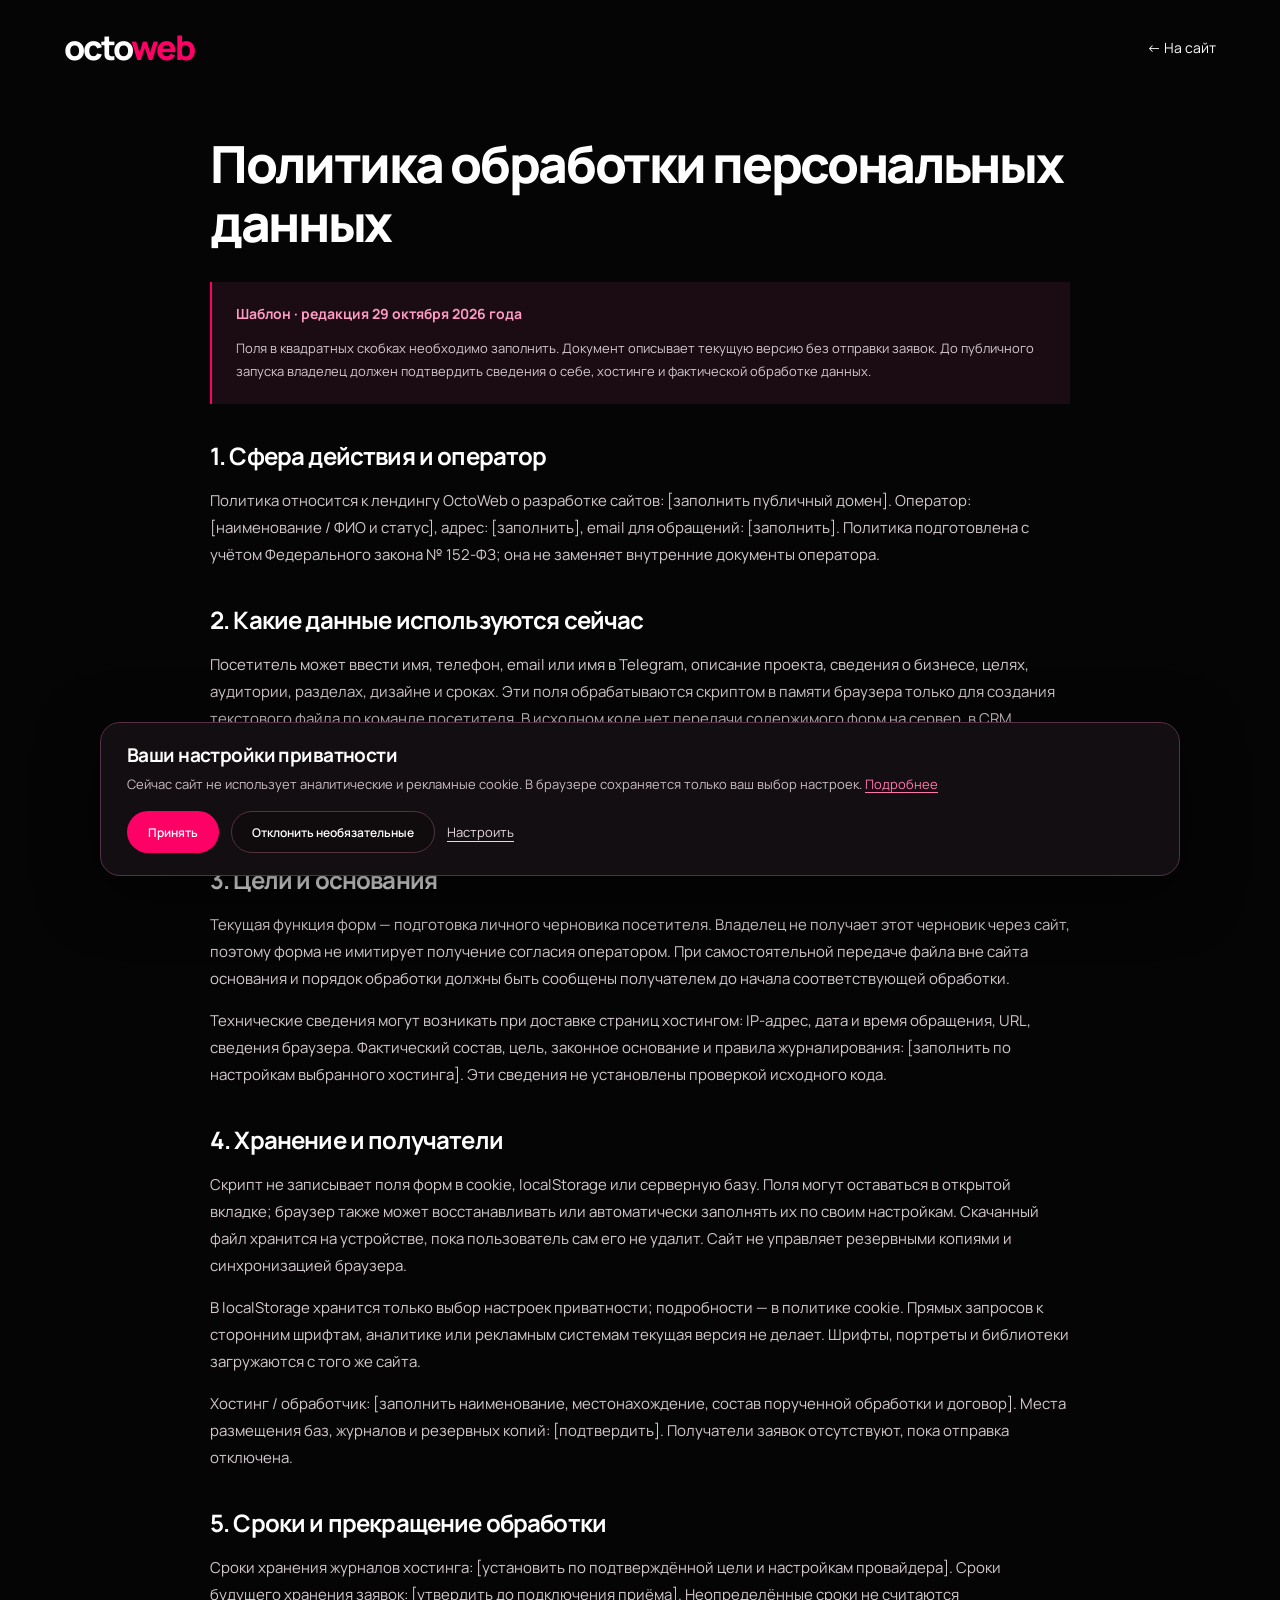
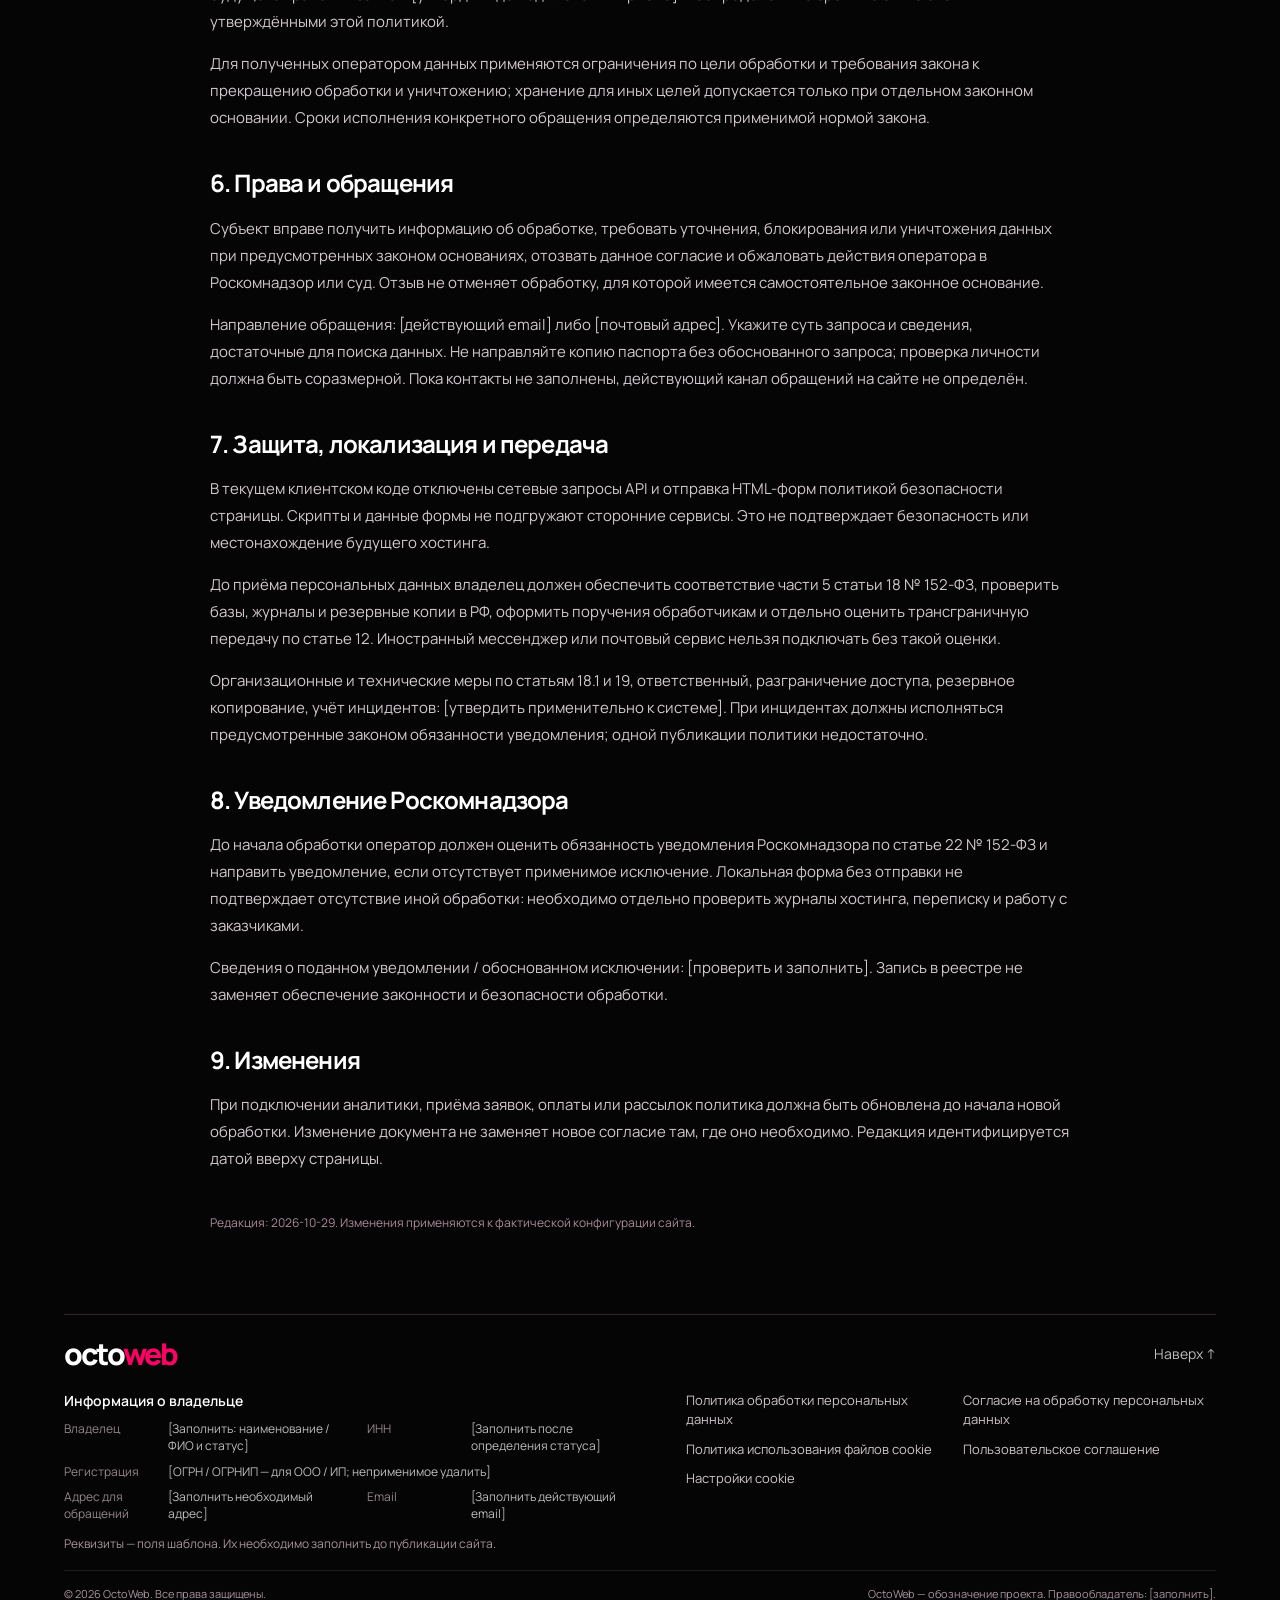
<file: legal/privacy.html>
<!doctype html><html lang="ru"><head><meta charset="UTF-8"><meta name="viewport" content="width=device-width, initial-scale=1"><meta name="robots" content="noindex"><meta http-equiv="Content-Security-Policy" content="default-src 'self'; script-src 'self'; style-src 'self' 'unsafe-inline'; img-src 'self' data:; font-src 'self'; connect-src 'none'; form-action 'none'; object-src 'none'; base-uri 'self'"><title>Политика обработки персональных данных — OctoWeb</title><link rel="stylesheet" href="../styles.css?v=20261029-legal"><link rel="stylesheet" href="../legal.css?v=2"><script src="../legal.js?v=1" defer></script></head><body id="top"><header class="legal-header container"><a class="logo" href="../index.html">octo<span>web</span></a><a href="../index.html">← На сайт</a></header><main class="legal-document"><h1>Политика обработки персональных данных</h1><aside class="legal-notice"><strong>Шаблон · редакция 29 октября 2026 года</strong><p>Поля в квадратных скобках необходимо заполнить. Документ описывает текущую версию без отправки заявок. До публичного запуска владелец должен подтвердить сведения о себе, хостинге и фактической обработке данных.</p></aside><h2>1. Сфера действия и оператор</h2><p>Политика относится к лендингу OctoWeb о разработке сайтов: [заполнить публичный домен]. Оператор: [наименование / ФИО и статус], адрес: [заполнить], email для обращений: [заполнить]. Политика подготовлена с учётом Федерального закона № 152-ФЗ; она не заменяет внутренние документы оператора.</p><h2>2. Какие данные используются сейчас</h2><p>Посетитель может ввести имя, телефон, email или имя в Telegram, описание проекта, сведения о бизнесе, целях, аудитории, разделах, дизайне и сроках. Эти поля обрабатываются скриптом в памяти браузера только для создания текстового файла по команде посетителя. В исходном коде нет передачи содержимого форм на сервер, в CRM, мессенджеры или по email.</p><p>Не вводите паспортные данные, платёжные реквизиты, сведения о здоровье, пароли и данные третьих лиц. Сайт не запрашивает специальные категории или биометрические данные.</p><h2>3. Цели и основания</h2><p>Текущая функция форм — подготовка личного черновика посетителя. Владелец не получает этот черновик через сайт, поэтому форма не имитирует получение согласия оператором. При самостоятельной передаче файла вне сайта основания и порядок обработки должны быть сообщены получателем до начала соответствующей обработки.</p><p>Технические сведения могут возникать при доставке страниц хостингом: IP-адрес, дата и время обращения, URL, сведения браузера. Фактический состав, цель, законное основание и правила журналирования: [заполнить по настройкам выбранного хостинга]. Эти сведения не установлены проверкой исходного кода.</p><h2>4. Хранение и получатели</h2><p>Скрипт не записывает поля форм в cookie, localStorage или серверную базу. Поля могут оставаться в открытой вкладке; браузер также может восстанавливать или автоматически заполнять их по своим настройкам. Скачанный файл хранится на устройстве, пока пользователь сам его не удалит. Сайт не управляет резервными копиями и синхронизацией браузера.</p><p>В localStorage хранится только выбор настроек приватности; подробности — в политике cookie. Прямых запросов к сторонним шрифтам, аналитике или рекламным системам текущая версия не делает. Шрифты, портреты и библиотеки загружаются с того же сайта.</p><p>Хостинг / обработчик: [заполнить наименование, местонахождение, состав порученной обработки и договор]. Места размещения баз, журналов и резервных копий: [подтвердить]. Получатели заявок отсутствуют, пока отправка отключена.</p><h2>5. Сроки и прекращение обработки</h2><p>Сроки хранения журналов хостинга: [установить по подтверждённой цели и настройкам провайдера]. Сроки будущего хранения заявок: [утвердить до подключения приёма]. Неопределённые сроки не считаются утверждёнными этой политикой.</p><p>Для полученных оператором данных применяются ограничения по цели обработки и требования закона к прекращению обработки и уничтожению; хранение для иных целей допускается только при отдельном законном основании. Сроки исполнения конкретного обращения определяются применимой нормой закона.</p><h2>6. Права и обращения</h2><p>Субъект вправе получить информацию об обработке, требовать уточнения, блокирования или уничтожения данных при предусмотренных законом основаниях, отозвать данное согласие и обжаловать действия оператора в Роскомнадзор или суд. Отзыв не отменяет обработку, для которой имеется самостоятельное законное основание.</p><p>Направление обращения: [действующий email] либо [почтовый адрес]. Укажите суть запроса и сведения, достаточные для поиска данных. Не направляйте копию паспорта без обоснованного запроса; проверка личности должна быть соразмерной. Пока контакты не заполнены, действующий канал обращений на сайте не определён.</p><h2>7. Защита, локализация и передача</h2><p>В текущем клиентском коде отключены сетевые запросы API и отправка HTML-форм политикой безопасности страницы. Скрипты и данные формы не подгружают сторонние сервисы. Это не подтверждает безопасность или местонахождение будущего хостинга.</p><p>До приёма персональных данных владелец должен обеспечить соответствие части 5 статьи 18 № 152-ФЗ, проверить базы, журналы и резервные копии в РФ, оформить поручения обработчикам и отдельно оценить трансграничную передачу по статье 12. Иностранный мессенджер или почтовый сервис нельзя подключать без такой оценки.</p><p>Организационные и технические меры по статьям 18.1 и 19, ответственный, разграничение доступа, резервное копирование, учёт инцидентов: [утвердить применительно к системе]. При инцидентах должны исполняться предусмотренные законом обязанности уведомления; одной публикации политики недостаточно.</p><h2>8. Уведомление Роскомнадзора</h2><p>До начала обработки оператор должен оценить обязанность уведомления Роскомнадзора по статье 22 № 152-ФЗ и направить уведомление, если отсутствует применимое исключение. Локальная форма без отправки не подтверждает отсутствие иной обработки: необходимо отдельно проверить журналы хостинга, переписку и работу с заказчиками.</p><p>Сведения о поданном уведомлении / обоснованном исключении: [проверить и заполнить]. Запись в реестре не заменяет обеспечение законности и безопасности обработки.</p><h2>9. Изменения</h2><p>При подключении аналитики, приёма заявок, оплаты или рассылок политика должна быть обновлена до начала новой обработки. Изменение документа не заменяет новое согласие там, где оно необходимо. Редакция идентифицируется датой вверху страницы.</p><p class="legal-version">Редакция: 2026-10-29. Изменения применяются к фактической конфигурации сайта.</p></main><footer class="site-footer container"><div class="footer-top"><a class="logo" href="../index.html#top" aria-label="octoweb — в начало">octo<span>web</span></a><a href="#top">Наверх ↑</a></div><div class="footer-columns"><div><p class="footer-caption">Информация о владельце</p><dl class="owner-details"><div><dt>Владелец</dt><dd>[Заполнить: наименование / ФИО и статус]</dd></div><div><dt>ИНН</dt><dd>[Заполнить после определения статуса]</dd></div><div><dt>Регистрация</dt><dd>[ОГРН / ОГРНИП — для ООО / ИП; неприменимое удалить]</dd></div><div><dt>Адрес для обращений</dt><dd>[Заполнить необходимый адрес]</dd></div><div><dt>Email</dt><dd>[Заполнить действующий email]</dd></div></dl><p class="footer-note">Реквизиты — поля шаблона. Их необходимо заполнить до публикации сайта.</p></div><nav class="legal-links" aria-label="Юридические документы"><a href="../legal/privacy.html">Политика обработки персональных данных</a><a href="../legal/consent.html">Согласие на обработку персональных данных</a><a href="../legal/cookies.html">Политика использования файлов cookie</a><a href="../legal/terms.html">Пользовательское соглашение</a><button type="button" data-cookie-settings>Настройки cookie</button></nav></div><div class="footer-bottom"><span>© 2026 OctoWeb. Все права защищены.</span><span>OctoWeb — обозначение проекта. Правообладатель: [заполнить].</span></div></footer><section data-lenis-prevent class="cookie-banner" id="cookie-banner" aria-label="Cookie и локальное хранение" hidden><div><h2>Ваши настройки приватности</h2><p>Сейчас сайт не использует аналитические и рекламные cookie. В браузере сохраняется только ваш выбор настроек. <a href="../legal/cookies.html">Подробнее</a></p></div><div class="cookie-actions"><button type="button" class="button button-primary" data-cookie-choice="accept">Принять</button><button type="button" class="button button-secondary" data-cookie-choice="reject">Отклонить необязательные</button><button type="button" class="cookie-text-button" data-cookie-settings>Настроить</button></div><p class="cookie-storage-status" role="status"></p></section>
<dialog class="cookie-dialog" id="cookie-dialog" data-lenis-prevent aria-labelledby="cookie-title"><button type="button" class="dialog-close" data-cookie-close aria-label="Закрыть настройки cookie">×</button><h2 id="cookie-title">Настройки cookie</h2><p>Управляйте локальным хранением. Отказ не ограничивает доступ к сайту.</p><form id="cookie-settings-form"><label class="cookie-category"><input type="checkbox" checked disabled><span><strong>Техническое хранение</strong><small>Только запись выбранных настроек в localStorage. Не содержит имя, контакты или ответы брифа.</small></span></label><label class="cookie-category"><input type="checkbox" disabled><span><strong>Аналитика — не используется</strong><small>Счётчики и аналитические cookie не подключены.</small></span></label><label class="cookie-category"><input type="checkbox" disabled><span><strong>Реклама — не используется</strong><small>Пиксели, ретаргетинг и рекламные cookie не подключены.</small></span></label><p class="footer-note">Кнопка «Принять» не включает отсутствующие сервисы. Перед их подключением понадобятся новые сведения и отдельный выбор.</p><button type="submit" class="button button-primary">Сохранить настройки</button><button type="button" class="cookie-text-button" data-cookie-reset>Удалить сохранённый выбор</button><p class="cookie-storage-status" role="status"></p></form></dialog></body></html>
</file>
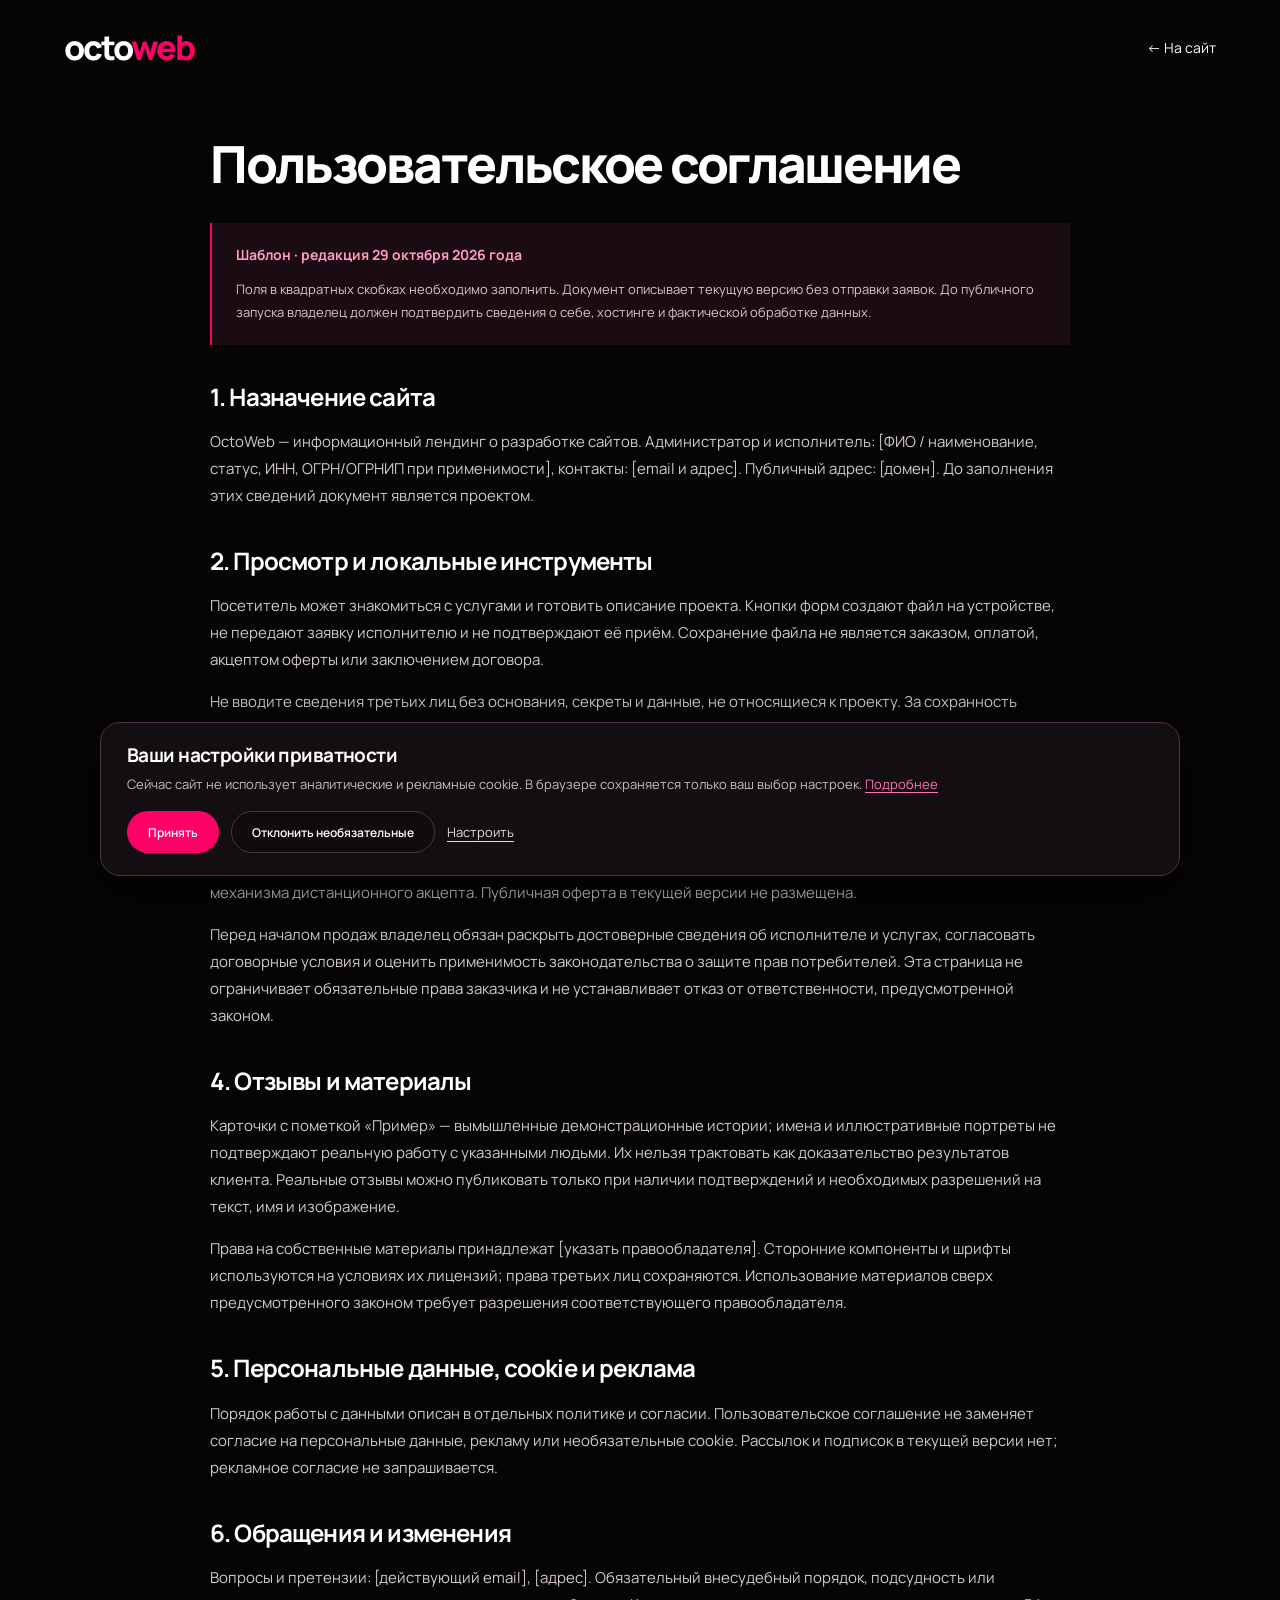
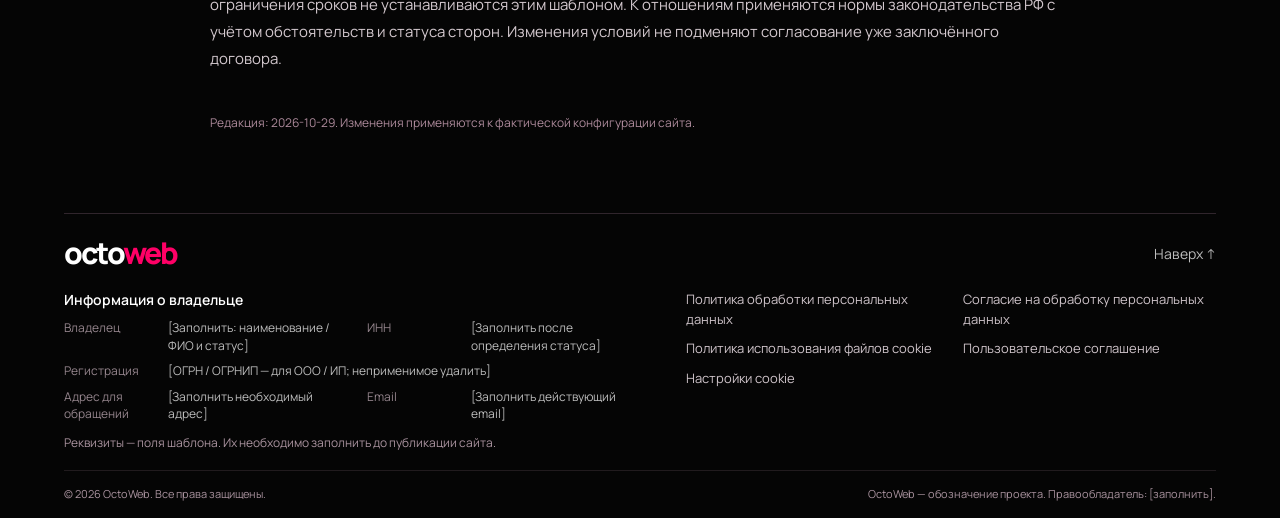
<file: legal/terms.html>
<!doctype html><html lang="ru"><head><meta charset="UTF-8"><meta name="viewport" content="width=device-width, initial-scale=1"><meta name="robots" content="noindex"><meta http-equiv="Content-Security-Policy" content="default-src 'self'; script-src 'self'; style-src 'self' 'unsafe-inline'; img-src 'self' data:; font-src 'self'; connect-src 'none'; form-action 'none'; object-src 'none'; base-uri 'self'"><title>Пользовательское соглашение — OctoWeb</title><link rel="stylesheet" href="../styles.css?v=20261029-legal"><link rel="stylesheet" href="../legal.css?v=2"><script src="../legal.js?v=1" defer></script></head><body id="top"><header class="legal-header container"><a class="logo" href="../index.html">octo<span>web</span></a><a href="../index.html">← На сайт</a></header><main class="legal-document"><h1>Пользовательское соглашение</h1><aside class="legal-notice"><strong>Шаблон · редакция 29 октября 2026 года</strong><p>Поля в квадратных скобках необходимо заполнить. Документ описывает текущую версию без отправки заявок. До публичного запуска владелец должен подтвердить сведения о себе, хостинге и фактической обработке данных.</p></aside><h2>1. Назначение сайта</h2><p>OctoWeb — информационный лендинг о разработке сайтов. Администратор и исполнитель: [ФИО / наименование, статус, ИНН, ОГРН/ОГРНИП при применимости], контакты: [email и адрес]. Публичный адрес: [домен]. До заполнения этих сведений документ является проектом.</p><h2>2. Просмотр и локальные инструменты</h2><p>Посетитель может знакомиться с услугами и готовить описание проекта. Кнопки форм создают файл на устройстве, не передают заявку исполнителю и не подтверждают её приём. Сохранение файла не является заказом, оплатой, акцептом оферты или заключением договора.</p><p>Не вводите сведения третьих лиц без основания, секреты и данные, не относящиеся к проекту. За сохранность скачанного файла на своём устройстве отвечает пользователь в пределах закона.</p><h2>3. Стоимость и заключение договора</h2><p>Указанные пакеты показывают объём и ориентир стоимости разработки. Точный состав, цена, порядок оплаты, сроки, порядок приёмки и передачи прав согласуются в отдельном договоре. На сайте нет корзины, онлайн-оплаты и механизма дистанционного акцепта. Публичная оферта в текущей версии не размещена.</p><p>Перед началом продаж владелец обязан раскрыть достоверные сведения об исполнителе и услугах, согласовать договорные условия и оценить применимость законодательства о защите прав потребителей. Эта страница не ограничивает обязательные права заказчика и не устанавливает отказ от ответственности, предусмотренной законом.</p><h2>4. Отзывы и материалы</h2><p>Карточки с пометкой «Пример» — вымышленные демонстрационные истории; имена и иллюстративные портреты не подтверждают реальную работу с указанными людьми. Их нельзя трактовать как доказательство результатов клиента. Реальные отзывы можно публиковать только при наличии подтверждений и необходимых разрешений на текст, имя и изображение.</p><p>Права на собственные материалы принадлежат [указать правообладателя]. Сторонние компоненты и шрифты используются на условиях их лицензий; права третьих лиц сохраняются. Использование материалов сверх предусмотренного законом требует разрешения соответствующего правообладателя.</p><h2>5. Персональные данные, cookie и реклама</h2><p>Порядок работы с данными описан в отдельных политике и согласии. Пользовательское соглашение не заменяет согласие на персональные данные, рекламу или необязательные cookie. Рассылок и подписок в текущей версии нет; рекламное согласие не запрашивается.</p><h2>6. Обращения и изменения</h2><p>Вопросы и претензии: [действующий email], [адрес]. Обязательный внесудебный порядок, подсудность или ограничения сроков не устанавливаются этим шаблоном. К отношениям применяются нормы законодательства РФ с учётом обстоятельств и статуса сторон. Изменения условий не подменяют согласование уже заключённого договора.</p><p class="legal-version">Редакция: 2026-10-29. Изменения применяются к фактической конфигурации сайта.</p></main><footer class="site-footer container"><div class="footer-top"><a class="logo" href="../index.html#top" aria-label="octoweb — в начало">octo<span>web</span></a><a href="#top">Наверх ↑</a></div><div class="footer-columns"><div><p class="footer-caption">Информация о владельце</p><dl class="owner-details"><div><dt>Владелец</dt><dd>[Заполнить: наименование / ФИО и статус]</dd></div><div><dt>ИНН</dt><dd>[Заполнить после определения статуса]</dd></div><div><dt>Регистрация</dt><dd>[ОГРН / ОГРНИП — для ООО / ИП; неприменимое удалить]</dd></div><div><dt>Адрес для обращений</dt><dd>[Заполнить необходимый адрес]</dd></div><div><dt>Email</dt><dd>[Заполнить действующий email]</dd></div></dl><p class="footer-note">Реквизиты — поля шаблона. Их необходимо заполнить до публикации сайта.</p></div><nav class="legal-links" aria-label="Юридические документы"><a href="../legal/privacy.html">Политика обработки персональных данных</a><a href="../legal/consent.html">Согласие на обработку персональных данных</a><a href="../legal/cookies.html">Политика использования файлов cookie</a><a href="../legal/terms.html">Пользовательское соглашение</a><button type="button" data-cookie-settings>Настройки cookie</button></nav></div><div class="footer-bottom"><span>© 2026 OctoWeb. Все права защищены.</span><span>OctoWeb — обозначение проекта. Правообладатель: [заполнить].</span></div></footer><section data-lenis-prevent class="cookie-banner" id="cookie-banner" aria-label="Cookie и локальное хранение" hidden><div><h2>Ваши настройки приватности</h2><p>Сейчас сайт не использует аналитические и рекламные cookie. В браузере сохраняется только ваш выбор настроек. <a href="../legal/cookies.html">Подробнее</a></p></div><div class="cookie-actions"><button type="button" class="button button-primary" data-cookie-choice="accept">Принять</button><button type="button" class="button button-secondary" data-cookie-choice="reject">Отклонить необязательные</button><button type="button" class="cookie-text-button" data-cookie-settings>Настроить</button></div><p class="cookie-storage-status" role="status"></p></section>
<dialog class="cookie-dialog" id="cookie-dialog" data-lenis-prevent aria-labelledby="cookie-title"><button type="button" class="dialog-close" data-cookie-close aria-label="Закрыть настройки cookie">×</button><h2 id="cookie-title">Настройки cookie</h2><p>Управляйте локальным хранением. Отказ не ограничивает доступ к сайту.</p><form id="cookie-settings-form"><label class="cookie-category"><input type="checkbox" checked disabled><span><strong>Техническое хранение</strong><small>Только запись выбранных настроек в localStorage. Не содержит имя, контакты или ответы брифа.</small></span></label><label class="cookie-category"><input type="checkbox" disabled><span><strong>Аналитика — не используется</strong><small>Счётчики и аналитические cookie не подключены.</small></span></label><label class="cookie-category"><input type="checkbox" disabled><span><strong>Реклама — не используется</strong><small>Пиксели, ретаргетинг и рекламные cookie не подключены.</small></span></label><p class="footer-note">Кнопка «Принять» не включает отсутствующие сервисы. Перед их подключением понадобятся новые сведения и отдельный выбор.</p><button type="submit" class="button button-primary">Сохранить настройки</button><button type="button" class="cookie-text-button" data-cookie-reset>Удалить сохранённый выбор</button><p class="cookie-storage-status" role="status"></p></form></dialog></body></html>
</file>
<file: vendor/lenis/lenis.css>
html.lenis,
html.lenis body {
  height: auto;
}

.lenis:not(.lenis-autoToggle).lenis-stopped {
  overflow: clip;
}

.lenis [data-lenis-prevent],
.lenis [data-lenis-prevent-wheel],
.lenis [data-lenis-prevent-touch],
.lenis [data-lenis-prevent-vertical],
.lenis [data-lenis-prevent-horizontal] {
  overscroll-behavior: contain;
}

.lenis.lenis-smooth iframe {
  pointer-events: none;
}

.lenis.lenis-autoToggle {
  transition-property: overflow;
  transition-duration: 1ms;
  transition-behavior: allow-discrete;
}
</file>
<file: styles.css>
@font-face{font-family:'Manrope';font-style:normal;font-weight:200 800;font-display:swap;src:url('fonts/manrope-variable.ttf') format('truetype')}
:root{color-scheme:dark;--bg:#050505;--accent:#ff0066;--muted:#bdbdbd}*{box-sizing:border-box}html{scroll-behavior:smooth;scroll-padding-top:32px}body{margin:0;background:var(--bg);color:#fff;font-family:'Manrope',sans-serif;-webkit-font-smoothing:antialiased}a{color:inherit;text-decoration:none}button,input,textarea{font:inherit}button,a,input,textarea{-webkit-tap-highlight-color:transparent}a:focus-visible,button:focus-visible,input:focus-visible,textarea:focus-visible{outline:2px solid #fff;outline-offset:6px}.container{width:90%;margin-inline:auto}.hero-shell{position:relative;isolation:isolate;min-height:100svh;overflow:clip}.hero-image{position:absolute;z-index:-2;inset:0;width:100%;height:100%;object-fit:cover;object-position:right center}.hero-shell:after{content:'';position:absolute;inset:0;z-index:-1;background:linear-gradient(90deg,rgba(5,5,5,.32),transparent 54%);pointer-events:none}.header{display:flex;align-items:center;justify-content:space-between;gap:24px;padding-block:32px;position:relative;z-index:5}.logo{font-size:34px;font-weight:800;letter-spacing:-.06em;line-height:1}.logo span,.accent{color:var(--accent)}.nav{display:flex;gap:clamp(18px,2.3vw,38px);align-items:center}.nav a{font-size:14px;font-weight:500;transition:color .2s}.nav a:hover,.text-link:hover,.footer>a:last-child:hover{color:var(--accent)}.button{min-height:58px;display:inline-flex;justify-content:center;align-items:center;gap:15px;padding:16px 26px;border-radius:999px;font-size:14px;font-weight:600;border:1px solid transparent;cursor:pointer;white-space:nowrap;transition:background .2s,border-color .2s,transform .2s}.button span{font-size:21px;line-height:1}.button:hover{transform:translateY(-2px)}.button-primary{background:var(--accent);color:#fff}.button-primary:hover{background:#e9005d}.button-secondary{border-color:#51313e;background:rgba(5,5,5,.15)}.button-secondary:hover{border-color:var(--accent);background:rgba(255,0,102,.06)}.hero{display:flex;align-items:center;min-height:calc(100svh - 122px);padding-block:30px 64px}.hero-content{width:46%;max-width:600px}.eyebrow{display:flex;align-items:center;gap:10px;color:var(--accent);font-size:13px;font-weight:500;letter-spacing:.07em;margin:0 0 24px}.eyebrow:before{content:'';flex:none;width:8px;height:8px;border-radius:50%;background:var(--accent)}h1{margin:0;font-size:clamp(64px,6.2vw,110px);font-weight:800;line-height:.91;letter-spacing:-.075em}h1 span{display:block;width:fit-content}h1 span:nth-child(2){animation-delay:.08s}h1 span:nth-child(3){animation-delay:.16s}h1 span:nth-child(4){animation-delay:.24s}.hero-description{max-width:470px;font-size:18px;line-height:1.5;color:var(--muted);margin:28px 0 30px;animation:appear .8s .32s both}.hero-actions{display:flex;gap:16px;animation:appear .8s .42s both}.menu-toggle{display:none}.detail-section{padding:72px 0;border-top:1px solid #252025;scroll-margin-top:28px}.section-label{font-size:12px;letter-spacing:.1em;color:var(--accent);margin:0 0 20px}h2{font-size:clamp(30px,4vw,54px);letter-spacing:-.05em;line-height:1.1;margin:0 0 22px}.detail-section p:not(.section-label){color:var(--muted);line-height:1.6;max-width:540px}.text-link{display:inline-block;margin-top:12px;transition:color .2s}.contact-section{display:grid;grid-template-columns:1fr 1fr;gap:80px}form{display:grid;gap:12px}label{font-size:14px}input,textarea{width:100%;padding:15px 18px;background:#101010;color:#fff;border:1px solid #383038;border-radius:12px;margin-bottom:8px}textarea{resize:vertical;min-height:110px}form .button{justify-self:start}.form-note{font-size:12px;margin:0}.footer{padding-block:30px;display:flex;align-items:center;justify-content:space-between;border-top:1px solid #252025}.footer>a:last-child{font-size:14px}.skip-link{position:fixed;z-index:20;top:10px;left:10px;padding:12px 20px;background:var(--accent);border-radius:8px;transform:translateY(-150%)}.skip-link:focus{transform:none}@keyframes appear{from{opacity:0;transform:translateY(14px)}to{opacity:1;transform:none}}

@media(max-width:1100px){.header{gap:18px;padding-block:26px}.nav{gap:18px}.nav a{font-size:12px}.header-cta{padding-inline:20px;font-size:12px;min-height:50px}.hero{min-height:calc(100svh - 102px)}.hero-content{width:49%}.hero-description{font-size:16px}.hero-actions{gap:10px}.hero-actions .button{padding-inline:20px;font-size:12px}.eyebrow{font-size:11px}}
@media(max-width:800px){.header-cta{margin-left:auto}.menu-toggle{display:flex;position:relative;width:44px;height:44px;flex-direction:column;justify-content:center;align-items:center;gap:6px;background:transparent;border:1px solid #51313e;border-radius:50%;color:#fff;cursor:pointer}.menu-toggle span{width:18px;height:1px;background:currentColor;transition:transform .2s}.menu-toggle[aria-expanded=true] span:first-child{transform:translateY(3.5px) rotate(45deg)}.menu-toggle[aria-expanded=true] span:last-child{transform:translateY(-3.5px) rotate(-45deg)}.nav{display:none;position:absolute;top:calc(100% - 10px);left:0;right:0;padding:24px;background:#101010;border:1px solid #39212b;border-radius:18px;flex-direction:column;align-items:stretch;gap:0}.nav.is-open{display:flex}.nav a{font-size:16px;padding:12px}.hero-image{object-fit:cover;object-position:65% center;opacity:.65}.hero-shell:after{background:linear-gradient(90deg,#050505 0%,rgba(5,5,5,.8) 32%,rgba(5,5,5,.05) 100%)}.hero-content{width:65%}.hero{padding-bottom:56px}.hero-actions{flex-wrap:wrap}.contact-section{gap:32px}}
@media(max-width:520px){.container{width:88%}.header{padding-block:23px;gap:12px}.logo{font-size:30px}.header-cta{display:none}.menu-toggle{margin-left:auto}.hero{min-height:calc(100svh - 90px);padding-block:38px 48px;align-items:center}.hero-image{object-fit:cover;object-position:68% center;opacity:.5}.hero-shell:after{background:linear-gradient(90deg,rgba(5,5,5,.91),rgba(5,5,5,.55) 62%,rgba(5,5,5,.15))}.hero-content{width:100%}.eyebrow{font-size:10px;letter-spacing:.05em;margin-bottom:24px;gap:8px}h1{font-size:clamp(60px,15.7vw,82px);line-height:.93}.hero-description{font-size:16px;max-width:340px;margin-block:26px}.hero-actions{flex-direction:column;align-items:flex-start;gap:12px}.hero-actions .button{font-size:14px;min-width:228px;min-height:56px}.detail-section{padding-block:48px}.contact-section{grid-template-columns:1fr}.footer .logo{font-size:26px}}
@media(prefers-reduced-motion:reduce){html{scroll-behavior:auto}*,*:before,*:after{animation:none!important;transition:none!important}}

/* Desktop proportions follow the supplied composition reference. */
@media (min-width: 1101px) {
  .hero-shell { --header-height: clamp(80px, 7.4svh, 110px); }
  .header {
    display: grid;
    grid-template-columns: 1fr auto 1fr;
    min-height: var(--header-height);
    padding-block: 12px;
  }
  .header .logo { justify-self: start; }
  .header-cta { justify-self: end; }
  .logo { font-size: clamp(34px, 1.9vw, 48px); }
  .nav a { font-size: clamp(14px, .8vw, 20px); }
  .header-cta { font-size: clamp(14px, .8vw, 19px); }
  .hero-image {
    top: var(--header-height);
    height: calc(100% - var(--header-height));
    object-position: right top;
  }
  .hero {
    width: 87%;
    min-height: calc(100svh - var(--header-height));
    padding-block: 56px 76px;
  }
  .hero-content { position: relative; width: 46%; max-width: 820px; }
  .eyebrow { position: absolute; bottom: 100%; font-size: clamp(13px, .8vw, 19px); margin-bottom: 26px; }
  h1 { font-size: clamp(72px, min(7.1vw, 12.6svh), 190px); }
  .hero-description {
    max-width: clamp(460px, 25vw, 610px);
    font-size: clamp(18px, 1.05vw, 26px);
    margin-block: 30px 34px;
  }
  .hero-actions { gap: 20px; }
  .hero-actions .button {
    min-height: clamp(60px, 3.5vw, 86px);
    padding-inline: clamp(28px, 1.8vw, 46px);
    font-size: clamp(16px, .9vw, 23px);
  }
  .hero-actions .button span { font-size: 1.4em; }
}

/* One-time website development packages. */
.services-section { padding-block: 100px; }
.services-heading { text-align: center; margin: 0 auto 96px; }
.services-heading h2 { font-size: clamp(34px, 4vw, 64px); }
.services-heading p:not(.section-label) { max-width: 620px; margin-inline: auto; }
.pricing-grid { display: grid; grid-template-columns: repeat(3, minmax(0, 1fr)); gap: 40px; max-width: 1440px; margin-inline: auto; align-items: stretch; }
.price-card { display: flex; flex-direction: column; min-width: 0; padding: clamp(26px, 2.6vw, 44px); border: 1px solid #30252c; border-radius: 22px; background: #101010; }
.plan-number { display: block; font-size: 11px; letter-spacing: .12em; color: var(--muted); margin-bottom: 24px; }
.plan-heading h3 { font-size: clamp(24px, 2vw, 32px); line-height: 1.15; letter-spacing: -.05em; margin: 0 0 14px; font-weight: 800; }
.price-card .plan-heading p { font-size: 15px; line-height: 1.6; margin: 0; min-height: 72px; }
.plan-price { font-size: clamp(38px, 3.7vw, 60px); font-weight: 800; letter-spacing: -.065em; line-height: 1.15; margin-top: 30px; white-space: nowrap; }
.plan-price span { font-size: .6em; font-weight: 500; letter-spacing: -.03em; }
.price-card .plan-payment { font-size: 12px; margin: 8px 0 30px; }
.plan-select { width: 100%; min-height: 56px; padding-inline: 18px; font-size: 14px; gap: 10px; margin-top: auto; }
.plan-features { list-style: none; border-top: 1px solid #35282f; padding: 28px 0 0; margin: 30px 0 0; display: grid; gap: 16px; }
.plan-features li { position: relative; padding-left: 25px; color: #d2ccd0; font-size: 14px; line-height: 1.5; }
.plan-features li:before { content: '✓'; position: absolute; left: 0; color: var(--accent); font-weight: 800; }
.price-card-featured { background: var(--accent); border-color: var(--accent); }
.price-card-featured .plan-heading p, .price-card-featured .plan-payment, .price-card-featured .plan-number, .price-card-featured .plan-features li { color: #fff; }
.price-card-featured .plan-features { border-color: rgba(255,255,255,.3); }
.price-card-featured .plan-features li:before { color: #fff; }
.price-card-featured .plan-select { background: #050505; color: #fff; border-color: #050505; }
.price-card-featured .plan-select:hover { background: #252025; }
.services-section .pricing-note { text-align: center; max-width: 850px; margin: 32px auto 0; font-size: 13px; }
@media (max-width: 1100px) and (min-width: 801px) {
  .pricing-grid { gap: 28px; }
  .price-card { padding: 24px 18px; }
  .plan-select { white-space: normal; font-size: 12px; }
  .price-card .plan-heading p { min-height: 96px; }
  .plan-heading h3 { min-height: 56px; }
}
@media (max-width: 800px) {
  .services-section { padding-block: 64px; }
  .services-heading { margin-bottom: 56px; text-align: left; }
  .services-heading p:not(.section-label) { margin-inline: 0; }
  .pricing-grid { grid-template-columns: 1fr; max-width: 560px; gap: 32px; }
  .price-card { padding: 30px; }
  .price-card-featured { transform: none; }
  .price-card .plan-heading p { min-height: 0; }
  .plan-price { font-size: 48px; }
  .services-section .pricing-note { text-align: left; }
}

.plan-price .price-value { font-size: inherit; font-weight: inherit; letter-spacing: inherit; font-variant-numeric: tabular-nums; }
@media (min-width: 801px) {
  .pricing-grid { margin-block: 24px; }
  .price-card-featured {
    margin-block: -24px;
    padding-block: calc(clamp(26px, 2.6vw, 44px) + 24px);
  }
  .services-section .pricing-note { margin-top: 56px; }
}
@media (min-width: 801px) and (max-width: 1100px) {
  .price-card-featured { padding-block: 48px; }
}

/* Highlight the selected package without moving the layout. */
.price-card { transition: border-color .2s ease, box-shadow .2s ease; }
.price-card:hover, .price-card:focus-within {
  border-color: var(--accent);
  box-shadow: 0 0 0 1px var(--accent), 0 0 28px rgba(255, 0, 102, .28);
}
.price-card-featured:hover, .price-card-featured:focus-within {
  box-shadow: 0 0 0 2px #ff69a5, 0 0 34px rgba(255, 0, 102, .48);
}

/* A stretched native button makes the complete package surface clickable. */
.price-card { position: relative; isolation: isolate; }
.plan-select:after { content: ''; position: absolute; inset: 0; z-index: 1; border-radius: 22px; cursor: pointer; }
.plan-select:focus-visible { outline: none; }
.price-card:has(.plan-select:focus-visible) { outline: 2px solid var(--accent); outline-offset: 6px; }
.dialog-open { overflow: hidden; }
.application-dialog { width: min(760px, calc(100% - 32px)); max-height: 90svh; padding: clamp(24px, 4vw, 48px); background: #101010; color: #fff; border: 1px solid #51313e; border-radius: 24px; overscroll-behavior: contain; }
.application-dialog::backdrop { background: rgba(0,0,0,.8); backdrop-filter: blur(7px); }
.application-dialog h2 { font-size: clamp(28px, 3vw, 42px); padding-right: 24px; }
.dialog-close { position: absolute; top: 16px; right: 16px; width: 40px; height: 40px; border-radius: 50%; border: 1px solid #51313e; background: #191419; color: #fff; font-size: 28px; cursor: pointer; }
.dialog-close:hover { border-color: var(--accent); color: var(--accent); }
.selected-plan { color: var(--accent); font-weight: 600; }
#application-description { color: var(--muted); font-size: 14px; line-height: 1.6; margin-bottom: 28px; }
.application-contacts { display: grid; grid-template-columns: 1fr 1fr; gap: 16px; }
.application-dialog input, .application-dialog textarea { margin-top: 10px; }
.brief-questions { border: 0; padding: 0; margin: 16px 0 8px; display: grid; gap: 14px; min-width: 0; }
.brief-questions legend { font-size: 20px; font-weight: 600; margin-bottom: 22px; letter-spacing: -.03em; }
.brief-questions textarea { min-height: 88px; }
.application-dialog .form-note { color: var(--muted); line-height: 1.6; }
@media (max-width: 520px) { .application-contacts { grid-template-columns: 1fr; gap: 8px; } .application-dialog { border-radius: 18px; } .application-dialog form>.button { width: 100%; font-size: 12px; padding-inline: 16px; } }
/* Keep the stretched hit area anchored to the card on hover. */
.plan-select:hover { transform: none; }

#application-title { display: flex; flex-direction: column; gap: 12px; margin-top: 0; line-height: 1.12; }
#application-plan-price { color: var(--accent); font-size: .9em; white-space: nowrap; }

.process-section { padding-block: 96px; }
.process-heading { display: flex; align-items: flex-end; justify-content: space-between; gap: 40px; margin-bottom: 48px; }
.process-heading h2 { margin-bottom: 0; flex: none; }
.process-heading p { margin: 0; font-size: 16px; }
.process-grid { --step-gap: clamp(18px, 2.4vw, 46px); display: grid; grid-template-columns: repeat(5, minmax(0, 1fr)); gap: var(--step-gap); list-style: none; padding: 0; margin: 0; }
.process-card { position: relative; min-width: 0; padding: clamp(22px, 2vw, 36px); border: 1px solid #4a2133; border-radius: 26px; background: linear-gradient(150deg, #190b12, #0a0809 65%); box-shadow: inset 0 1px 0 rgba(255, 0, 102, .12); }
.process-card:not(:last-child):after { content: ''; position: absolute; height: 2px; width: calc(var(--step-gap) + 2px); left: 100%; top: 92px; background: var(--accent); box-shadow: 0 0 12px rgba(255, 0, 102, .8); }
.process-card:not(:last-child):before { content: ''; position: absolute; width: 7px; height: 7px; border-radius: 50%; right: -4px; top: 89.5px; background: #ff4a92; box-shadow: 0 0 12px 3px rgba(255,0,102,.6); z-index: 1; }
.process-number { display: block; font-size: clamp(36px, 3.1vw, 54px); line-height: 1; letter-spacing: -.06em; font-weight: 800; color: var(--accent); margin-bottom: 22px; }
.process-card h3 { font-size: clamp(19px, 1.45vw, 26px); line-height: 1.25; letter-spacing: -.04em; margin: 0 0 20px; font-weight: 600; }
.process-section .process-card p { font-size: 14px; line-height: 1.65; margin: 0; }
@media(max-width: 1200px) and (min-width: 801px) { .process-grid { grid-template-columns: repeat(3, minmax(0, 1fr)); gap: 24px; } .process-card:nth-child(3):after, .process-card:nth-child(3):before { display: none; } .process-grid { --step-gap: 24px; } }
@media(max-width: 800px) { .process-section { padding-block: 64px; } .process-heading { align-items: flex-start; flex-direction: column; gap: 20px; margin-bottom: 32px; } .process-grid { grid-template-columns: 1fr; gap: 24px; } .process-card { padding: 28px; } .process-card:not(:last-child):after { top: 100%; left: 59px; width: 2px; height: 26px; } .process-card:not(:last-child):before { top: auto; bottom: -4px; left: 56.5px; right: auto; } .process-card h3 br { display: none; } }

/* Keep the rounded mask stationary; rotate a cached gradient inside it. */
.process-shine {
  position: absolute;
  inset: -1px;
  border-radius: inherit;
  padding: 2px;
  pointer-events: none;
  -webkit-mask: linear-gradient(#fff 0 0) content-box, linear-gradient(#fff 0 0);
  -webkit-mask-composite: xor;
  mask: linear-gradient(#fff 0 0) content-box, linear-gradient(#fff 0 0);
  mask-composite: exclude;
  overflow: hidden;
}
.process-shine::before {
  content: '';
  position: absolute;
  left: 50%; top: 50%;
  width: var(--beam-size, 150vmax); height: var(--beam-size, 150vmax);
  background: conic-gradient(transparent 0deg 240deg, rgba(255,0,102,.12) 280deg, var(--accent) 345deg, #ff80b3 357deg, transparent 360deg);
  transform: translate(-50%, -50%) rotate(0deg);
  animation: process-border-beam 4s linear infinite paused;
}
.process-card.motion-visible .process-shine::before { animation-play-state: running; }
.process-card:nth-child(2) .process-shine::before { animation-delay: -.8s; }
.process-card:nth-child(3) .process-shine::before { animation-delay: -1.6s; }
.process-card:nth-child(4) .process-shine::before { animation-delay: -2.4s; }
.process-card:nth-child(5) .process-shine::before { animation-delay: -3.2s; }
@keyframes process-border-beam { to { transform: translate(-50%, -50%) rotate(360deg); } }
html[data-page-hidden="true"] .process-shine::before { animation-play-state: paused; }
@media(prefers-reduced-motion: reduce) { .process-shine::before { animation: none; } }

/* Compact stages with a pink frosted surface on every card. */
.process-card { padding-block: 26px; }
.process-number { margin-bottom: 18px; }
.process-card h3 { margin-bottom: 16px; }
.process-card:not(:last-child):after { top: 48px; }
.process-card:not(:last-child):before { top: 45.5px; }
.process-card {
  background: linear-gradient(135deg, rgba(255,0,102,.23), rgba(255,0,102,.055) 48%, rgba(255,0,102,.025));
  -webkit-backdrop-filter: blur(20px) saturate(135%);
  backdrop-filter: blur(20px) saturate(135%);
  border-color: rgba(255,0,102,.25);
  box-shadow: inset 0 1px 0 rgba(255,112,169,.2), inset 0 -1px 0 rgba(255,0,102,.04), 0 16px 40px rgba(0,0,0,.2);
}
.process-grid { position: relative; isolation: isolate; }
.process-grid:before { content: ''; position: absolute; z-index: -1; pointer-events: none; width: 180px; height: 180px; top: 20px; left: -15px; background: radial-gradient(ellipse, rgba(255,0,102,.13), transparent 70%); }
@media(max-width:800px) {
  .process-card { padding-block: 24px; }
  .process-card:not(:last-child):after { top: 100%; }
  .process-card:not(:last-child):before { top: auto; }
}

.reviews-section { padding-block: 88px 32px; }
.reviews-heading { text-align: center; position: relative; z-index: 1; }
.reviews-heading p { margin-inline: auto; }
.reviews-heading .reviews-disclaimer { font-size: 12px; max-width: 650px; color: #97878f; }
.reviews-scene { position: relative; isolation: isolate; min-height: 1020px; margin-top: 24px; }
.reviews-background { position: absolute; z-index: -1; left: -5.555555%; width: 111.111111%; height: 100%; top: 0; object-fit: contain; object-position: center; }
.review-card { position: absolute; width: 29%; padding: 24px; border: 1px solid rgba(255,64,140,.6); border-radius: 24px; background: linear-gradient(135deg,rgba(100,0,40,.58),rgba(7,5,7,.88) 48%,rgba(55,0,22,.65)); -webkit-backdrop-filter: blur(14px); backdrop-filter: blur(14px); box-shadow: inset 0 0 22px rgba(255,0,102,.09), 0 0 18px rgba(255,0,102,.13); }
.review-card-1 { left: 1%; top: 3%; transform: rotate(-3deg); }
.review-card-2 { left: 5%; top: 35%; transform: rotate(2deg); }
.review-card-3 { left: 0; top: 67%; transform: rotate(-2deg); }
.review-card-4 { right: 0; top: 7%; transform: rotate(3deg); }
.review-card-5 { right: 5%; top: 40%; transform: rotate(-3deg); }
.review-card-6 { right: 1%; top: 71%; transform: rotate(2deg); }
.review-top { display: flex; align-items: center; justify-content: space-between; gap: 10px; margin-bottom: 18px; }
.review-quote { display: grid; place-items: center; background: var(--accent); width: 36px; height: 36px; border-radius: 50%; font-size: 35px; line-height: 1; padding-top: 10px; }
.review-placeholder { color: #ff76ad; font-size: 9px; letter-spacing: .08em; }
.review-person { display: flex; align-items: center; gap: 14px; }
.review-avatar { width: 48px; height: 48px; flex: none; display: grid; place-items: center; border-radius: 50%; border: 1px solid #b42a61; background: rgba(255,0,102,.08); color: #ff76ad; }
.review-avatar svg { width: 26px; height: 26px; }
.review-person h3 { font-size: 16px; line-height: 1.3; margin: 0 0 6px; letter-spacing: -.03em; }
.reviews-section .review-person p { font-size: 11px; color: #ce8ca7; margin: 0; }
.reviews-section .review-copy { font-size: 14px; line-height: 1.6; margin-block: 18px; color: #d5c7ce; }
.review-tag { display: inline-block; padding: 7px 12px; border: 1px solid rgba(255,0,102,.35); border-radius: 999px; font-size: 11px; color: #ff76ad; background: rgba(255,0,102,.07); }
@media(min-width:1800px) { .reviews-scene { min-height: 1140px; } .review-card { max-width: 480px; padding: 30px; } .reviews-section .review-copy { font-size: 16px; } }
@media(max-width:1100px) { .reviews-scene { min-height: 1120px; } .review-card { width: 35%; padding: 20px; } .review-card-2 { left: 2%; } .review-card-5 { right: 2%; } }
@media(max-width:700px) {
  .reviews-section { padding-top: 64px; }
  .reviews-scene { min-height: 0; display: grid; grid-template-columns: 1fr; gap: 22px; padding-block: 230px 24px; }
  .reviews-background { height: 540px; top: 0; object-fit: cover; opacity: .8; }
  .review-card { position: relative; inset: auto; width: 92%; padding: 24px; transform: none; }
  .review-card:nth-of-type(even) { justify-self: end; }
  .review-card:nth-of-type(odd) { justify-self: start; }
}

.review-avatar { position: relative; width: 60px; height: 60px; overflow: hidden; border: 2px solid #d83777; box-shadow: 0 0 14px rgba(255,0,102,.25); }
.review-avatar img { width: 100%; height: 100%; object-fit: cover; filter: saturate(.55) brightness(.78); }
.review-avatar:after { content: ''; position: absolute; inset: 0; border-radius: inherit; background: linear-gradient(135deg, rgba(255,0,102,.03) 35%,rgba(255,0,102,.42)); box-shadow: inset 0 0 10px rgba(255,0,102,.4); pointer-events: none; }
.reviews-scene { min-height: 1210px; }
@media(min-width:1800px) { .reviews-scene { min-height: 1280px; } }
@media(max-width:1100px) and (min-width:701px) { .reviews-scene { min-height: 1420px; } }
@media(max-width:700px) { .reviews-scene { min-height: 0; } }

/* Scale the complete package, including its full-card click area. */
.price-card { transition: transform .25s ease, border-color .2s ease, box-shadow .25s ease; transform-origin: center; }
@media (hover: hover) and (pointer: fine) {
  .price-card:hover { transform: scale(1.035); z-index: 3; }
}
@media (prefers-reduced-motion: reduce) {
  .price-card { transition: none; }
  .price-card:hover { transform: none; }
}

.reviews-heading .reviews-intro { max-width: 780px; line-height: 1.6; margin-top: 24px; }

/* Fade the artwork itself rather than covering it with a dark panel. */
.services-section { border-top: 0; }
.hero-image {
  -webkit-mask-image: linear-gradient(to bottom, #000 0%, #000 86%, transparent 100%);
  mask-image: linear-gradient(to bottom, #000 0%, #000 86%, transparent 100%);
}
.reviews-scene { margin-top: -24px; }
.reviews-background { top: -66px; height: calc(100% + 66px); }
.reviews-heading .reviews-disclaimer { margin-block: 14px 0; color: #ba879c; font-size: 12px; }
@media(max-width:700px) { .reviews-scene { margin-top: 0; } .reviews-background { top: -32px; height: 540px; } }

/* Lenis controls wheel/anchor easing; native CSS smoothing must not compete. */
html.lenis, html.lenis body { scroll-behavior: auto !important; }
html.lenis.lenis-stopped { overflow: hidden; }

/* Subtle brand-tinted grid, confined to the pricing section. */
.services-section { position: relative; isolation: isolate; }
.services-section:before {
  content: '';
  position: absolute;
  z-index: -1;
  inset: 0 -5.555555%;
  pointer-events: none;
  background-image:
    linear-gradient(rgba(255, 100, 160, .16) 1px, transparent 1px),
    linear-gradient(90deg, rgba(255, 100, 160, .16) 1px, transparent 1px);
  background-size: 80px 80px;
  background-position: center top;
  -webkit-mask-image: radial-gradient(ellipse at center, #000 42%, transparent 90%);
  mask-image: radial-gradient(ellipse at center, #000 42%, transparent 90%);
}
@media(max-width:520px) {
  .services-section:before { inset-inline: -6.818181%; background-size: 56px 56px; }
}

/* Contact composition uses the supplied wide original without recolouring. */
.contact-section {
  position: relative; isolation: isolate; border-top: 0;
  grid-template-columns: minmax(0, .96fr) minmax(0, 1.04fr);
  gap: clamp(40px, 5vw, 100px);
  min-height: clamp(680px, 40vw, 860px);
  padding-block: clamp(64px, 5vw, 96px); align-items: start;
}
.contact-section:before {
  content: ''; position: absolute; z-index: -1; inset: 0 -5.555555%;
  background: url('images/contact-bg.webp') left bottom / cover no-repeat;
  pointer-events: none;
}
.contact-copy { padding-left: clamp(0px, 2vw, 40px); }
.contact-section h2 { font-size: clamp(44px, 4vw, 72px); line-height: 1.08; margin-bottom: 22px; }
.contact-section .contact-copy p { max-width: 620px; font-size: clamp(16px, 1.15vw, 20px); line-height: 1.55; margin: 0; }
.contact-section form { gap: 0; min-width: 0; }
.contact-section label { display: block; margin-bottom: 10px; font-size: 14px; }
.contact-section input, .contact-section textarea {
  background: #101012; border-color: #373036; border-radius: 12px;
  padding: 14px 18px; margin: 0 0 22px; min-height: 52px;
  transition: border-color .2s, box-shadow .2s;
}
.contact-section textarea { height: 124px; min-height: 124px; }
.contact-section input:focus, .contact-section textarea:focus { border-color: var(--accent); box-shadow: 0 0 0 3px rgba(255,0,102,.1); }
.contact-section .button { min-height: 56px; font-size: 14px; }
.contact-section .contact-button-label { font-size: inherit; line-height: inherit; }
.contact-section .form-note { margin-top: 14px; font-size: 11px; }
.contact-section .form-privacy-note { font-size: 11px; margin: 8px 0 0; }
.contact-error { color: #ff9bc3; font-size: 13px; line-height: 1.5; margin: 0 0 16px; }
.contact-error[hidden] { display: none; }
.contact-copy.contact-reveal, #brief-form.contact-reveal { opacity: 0; transform: translateY(18px); transition: opacity .55s ease, transform .55s ease; }
.contact-copy.is-visible, #brief-form.is-visible { opacity: 1; transform: none; }
#brief-form.contact-reveal { transition-delay: .1s; }
@media(max-width:1000px) {
  .contact-section { grid-template-columns: 1fr; min-height: 0; gap: 0; padding-top: 48px; padding-bottom: 48px; }
  .contact-copy { min-height: 380px; padding: 0; }
  .contact-section:before { background-size: auto 680px; background-position: left top; }
  .contact-section form { max-width: 680px; width: 100%; justify-self: end; }
}
@media(max-width:520px) {
  .contact-section:before { inset-inline: -6.818181%; background-size: auto 500px; background-position: 18% 100px; }
  .contact-copy { min-height: 560px; }
  .contact-section h2 { font-size: clamp(34px, 9vw, 44px); }
  .contact-section .contact-copy p { font-size: 16px; }
  .contact-section .button { width: 100%; }
}
@media(prefers-reduced-motion:reduce) { .contact-copy.contact-reveal, #brief-form.contact-reveal { opacity: 1; transform: none; transition: none; } }

/* Leave clear space below the contact introduction. */
@media(min-width:1001px) {
  .contact-section:before { background-size: auto 78%; background-position: left bottom; }
}
@media(min-width:521px) and (max-width:1000px) {
  .contact-copy { min-height: 480px; }
  .contact-section:before { background-size: auto 390px; background-position: left top 230px; }
}
@media(max-width:520px) {
  .contact-copy { min-height: 550px; }
  .contact-section:before { background-size: auto 360px; background-position: 12% 240px; }
}

/* The mask has the same proportions and position as the original artwork. */
.contact-section:before {
  -webkit-mask-image: url('[data-uri]');
  mask-image: url('[data-uri]');
  -webkit-mask-size: auto 78%;
  mask-size: auto 78%;
  -webkit-mask-position: left bottom;
  mask-position: left bottom;
  -webkit-mask-repeat: no-repeat;
  mask-repeat: no-repeat;
}
@media(min-width:521px) and (max-width:1000px) {
  .contact-section:before { -webkit-mask-size: auto 390px; mask-size: auto 390px; -webkit-mask-position: left top 230px; mask-position: left top 230px; }
}
@media(max-width:520px) {
  .contact-section:before { -webkit-mask-size: auto 360px; mask-size: auto 360px; -webkit-mask-position: 12% 240px; mask-position: 12% 240px; }
}

/* Pricing cards share the frosted pink surface used by the work stages. */
.price-card {
  background:
    radial-gradient(ellipse at top left, rgba(255,0,102,.16), transparent 66%),
    linear-gradient(135deg, rgba(255,0,102,.13), rgba(16,12,15,.78) 48%, rgba(10,8,10,.88));
  -webkit-backdrop-filter: blur(20px) saturate(135%);
  backdrop-filter: blur(20px) saturate(135%);
  border-color: rgba(255,70,144,.27);
  box-shadow: inset 0 1px 0 rgba(255,112,169,.18), inset 0 -1px 0 rgba(255,0,102,.04), 0 16px 40px rgba(0,0,0,.18);
}
.price-card-featured {
  background:
    radial-gradient(ellipse at top left, rgba(255,205,225,.26), transparent 65%),
    linear-gradient(135deg, rgba(255,0,102,.93), rgba(224,0,89,.86) 55%, rgba(164,0,69,.88));
  border-color: rgba(255,137,184,.6);
  box-shadow: inset 0 1px 0 rgba(255,225,237,.4), inset 0 -1px 0 rgba(255,92,157,.16), 0 16px 44px rgba(255,0,102,.12);
}
.price-card:hover, .price-card:focus-within {
  border-color: var(--accent);
  box-shadow: inset 0 1px 0 rgba(255,150,190,.25), 0 0 0 1px var(--accent), 0 0 28px rgba(255,0,102,.28);
}
.price-card-featured:hover, .price-card-featured:focus-within {
  border-color: #ff8fbc;
  box-shadow: inset 0 1px 0 rgba(255,225,237,.4), 0 0 0 2px #ff69a5, 0 0 34px rgba(255,0,102,.48);
}

/* Final tariff hierarchy: features first, application action at the bottom. */
.price-card .plan-heading h3, .price-card .plan-price { color: #fff; }
.price-card .plan-features { margin-top: 0; margin-bottom: 28px; }
.price-card .plan-select { margin-top: auto; }
.price-card-featured {
  background: var(--accent);
  -webkit-backdrop-filter: none;
  backdrop-filter: none;
  border-color: var(--accent);
  box-shadow: none;
}
.price-card-featured .plan-heading h3, .price-card-featured .plan-price { color: #fff; }
.price-card-featured:hover, .price-card-featured:focus-within {
  box-shadow: 0 0 0 2px #ff69a5, 0 0 34px rgba(255,0,102,.48);
}

.services-heading .tariffs-intro { max-width: 680px; font-size: 15px; line-height: 1.65; margin: 22px auto 0; color: var(--muted); }
@media(max-width:800px) { .services-heading .tariffs-intro { margin-inline: 0; font-size: 14px; } }

.process-heading { flex-direction: column; align-items: center; justify-content: center; gap: 22px; text-align: center; }
.process-heading h2 { max-width: 100%; }
.process-heading p { max-width: 680px; font-size: 15px; line-height: 1.65; margin: 0 auto; }
@media(max-width:800px) { .process-heading { align-items: center; gap: 18px; } .process-heading p { font-size: 14px; } }

/* Match the other tariffs' hover outline, using white on the pink card. */
.price-card-featured {
  border-color: var(--accent);
  box-shadow: none;
}
.price-card-featured:hover, .price-card-featured:focus-within {
  border-color: #fff;
  box-shadow: inset 0 1px 0 rgba(255,255,255,.25), 0 0 0 1px #fff, 0 0 28px rgba(255,255,255,.28);
}

/* Compact brief, shared by all three packages. Keep scrolling available on tiny screens. */
.application-dialog { width: min(680px, calc(100% - 24px)); padding: 24px 28px; max-height: calc(100svh - 24px); }
#application-title { flex-direction: row; flex-wrap: wrap; align-items: baseline; gap: 8px 18px; padding-right: 38px; margin-bottom: 20px; font-size: 30px; }
#application-plan-price { font-size: 24px; }
.application-dialog form { gap: 8px; }
.application-dialog label { font-size: 13px; }
.application-dialog input, .application-dialog textarea { padding: 10px 12px; margin: 6px 0 0; font-size: 13px; }
.application-dialog input { min-height: 40px; }
.brief-questions { gap: 10px; margin: 8px 0; }
.brief-questions legend { font-size: 16px; margin-bottom: 10px; }
.brief-questions textarea { height: 54px; min-height: 54px; }
.application-dialog form > .button { min-height: 44px; padding: 10px 20px; font-size: 13px; }
.application-dialog .form-note { margin: 2px 0 0; font-size: 11px; }
@media(max-width:520px) {
  .application-dialog { padding: 20px; }
  #application-title { font-size: 25px; margin-bottom: 16px; }
  #application-plan-price { font-size: 22px; }
  .application-contacts { gap: 10px; }
}
/* Cache the neon shadow; animate only its opacity on interaction. */
.price-card::before {
  content: ''; position: absolute; inset: 0; z-index: -1;
  border-radius: inherit; pointer-events: none;
  box-shadow: 0 0 38px 10px rgba(255,0,102,.42), 0 0 80px 14px rgba(255,0,102,.18);
  opacity: 0; transition: opacity .3s ease;
}
@media(hover:hover) and (pointer:fine) { .price-card:hover::before { opacity: 1; } }
.price-card:focus-within::before { opacity: 1; }
@media(prefers-reduced-motion:reduce) { .price-card::before { transition: none; } }

/* Mobile hero: centred offer first, complete octopus artwork below it. */
@media(max-width:800px) {
  .hero-shell { display: flex; flex-direction: column; min-height: 0; }
  .hero-shell > .header { order: 0; }
  .hero-shell > main { order: 1; width: 100%; }
  .hero-shell > .hero-art { order: 2; display: block; position: relative; width: 100%; margin-top: 10px; }
  .hero-shell::after { display: none; }
  .hero-art .hero-image {
    position: static; display: block; width: 100%; height: auto;
    object-fit: contain; object-position: center; opacity: 1;
    -webkit-mask-image: linear-gradient(to bottom, #000 0%, #000 88%, transparent 100%);
    mask-image: linear-gradient(to bottom, #000 0%, #000 88%, transparent 100%);
  }
  .hero { min-height: 0; padding-block: 24px 12px; justify-content: center; align-items: flex-start; text-align: center; }
  .hero-content { width: 100%; max-width: 580px; }
  .hero .eyebrow { justify-content: center; margin-bottom: 22px; }
  .hero h1 { font-size: clamp(48px, 13vw, 80px); }
  .hero h1 span { margin-inline: auto; }
  .hero-description { max-width: 420px; margin: 24px auto; }
  .hero-actions { flex-direction: row; justify-content: center; align-items: center; }
}

/* Two mobile headline lines and larger artwork, retaining space around the tentacles. */
@media(max-width:800px) {
  .hero h1 { font-size: clamp(28px, 9.5vw, 72px); line-height: 1.12; }
  .hero h1 span { display: inline; width: auto; }
  .hero h1 span:first-child, .hero h1 span:nth-child(3) { margin-right: .2em; }
  .hero h1 span:nth-child(2)::after { content: ''; display: block; }
  .hero-shell > .hero-art { overflow: clip; }
  .hero-art .hero-image { width: 136%; max-width: none; margin-left: -18%; }
}

/* Subtle field focus without the detached white outline. */
input:focus-visible, textarea:focus-visible { outline: none; }
input:focus, textarea:focus { border-color: var(--accent); box-shadow: 0 0 0 1px rgba(255,0,102,.18); }

/* Bring mobile pricing closer to the artwork and centre its introduction. */
@media(max-width:800px) {
  .services-section { padding-top: 24px; }
  .services-heading { text-align: center; }
  .services-heading p:not(.section-label) { margin-inline: auto; }
}

/* Match the review introduction to the tariff introduction. */
.reviews-heading .reviews-intro { font-size: 15px; line-height: 1.65; }
@media(max-width:800px) { .reviews-heading .reviews-intro { font-size: 14px; } }

/* Tighten the mobile transitions around the octopus artwork. */
@media(max-width:800px) {
  .hero { padding-bottom: 0; }
  .hero-shell > main { position: relative; z-index: 1; }
  .hero-shell > .hero-art { margin-top: -24px; pointer-events: none; }
  .services-section { margin-top: -20px; padding-top: 8px; }
}

/* Compact, staggered mobile reviews with open space for the octopus. */
@media(max-width:700px) {
  .reviews-scene {
    display: grid; grid-template-columns: repeat(2, minmax(0, 1fr));
    gap: 48px 18px; align-items: start; padding-block: 200px 64px; margin-top: 12px; min-height: 0;
    overflow: clip; overflow-clip-margin: 12px;
  }
  .reviews-background {
    top: 0; left: -22%; width: 144%; height: auto;
    object-fit: contain; object-position: center top; opacity: 1;
    -webkit-mask-image: linear-gradient(#000 80%, transparent 100%);
    mask-image: linear-gradient(#000 80%, transparent 100%);
  }
  .reviews-scene .review-card {
    position: relative; inset: auto; width: 100%; max-width: none;
    padding: 12px; border-radius: 16px; justify-self: stretch;
  }
  .review-card-1 { grid-column: 1; grid-row: 1; transform: rotate(-3deg); }
  .review-card-4 { grid-column: 2; grid-row: 1; transform: translateY(58px) rotate(3deg); }
  .review-card-2 { grid-column: 1; grid-row: 2; transform: translateX(5px) rotate(2deg); }
  .review-card-5 { grid-column: 2; grid-row: 2; transform: translateY(36px) rotate(-2deg); }
  .review-card-3 { grid-column: 1; grid-row: 3; transform: rotate(-2deg); }
  .review-card-6 { grid-column: 2; grid-row: 3; transform: translateY(44px) rotate(3deg); }
  .review-top { gap: 6px; margin-bottom: 10px; }
  .review-quote { width: 22px; height: 22px; font-size: 24px; padding-top: 7px; }
  .review-placeholder { font-size: 7px; letter-spacing: .02em; }
  .review-person { gap: 7px; align-items: flex-start; }
  .review-avatar { width: 28px; height: 28px; border-width: 1px; }
  .review-person h3 { font-size: 11px; margin-bottom: 3px; }
  .reviews-section .review-person p { font-size: 9px; line-height: 1.4; }
  .reviews-section .review-copy { font-size: 11px; line-height: 1.5; margin-block: 12px; }
  .review-tag { font-size: 8px; padding: 5px 7px; }
}
</file>
<file: legal.css>
.site-footer { border-top: 1px solid #30252c; padding-block: 42px 24px; margin-top: 32px; }
.footer-top,.footer-bottom { display: flex; align-items: center; justify-content: space-between; gap: 24px; }
.footer-top>a:last-child { font-size: 14px; color: #bdbdbd; }
.footer-columns { display: grid; grid-template-columns: 1fr 1fr; gap: 64px; margin-block: 36px; }
.footer-caption { font-size: 14px; font-weight: 600; margin: 0 0 16px; }
.owner-details { margin: 0; font-size: 12px; line-height: 1.6; color: #bdbdbd; }
.owner-details div { display: grid; grid-template-columns: 130px 1fr; gap: 14px; margin-bottom: 8px; }
.owner-details dt { color: #95858d; }
.owner-details dd { margin: 0; overflow-wrap: anywhere; }
.footer-note { font-size: 12px; color: #aa939f; line-height: 1.6; }
.legal-links { display: flex; flex-direction: column; align-items: flex-start; gap: 15px; }
.legal-links a,.legal-links button { font: inherit; font-size: 13px; color: #cfc4ca; text-align: left; line-height: 1.5; background: none; border: 0; padding: 0; cursor: pointer; }
.legal-links a:hover,.legal-links button:hover { color: #ff0066; }
.footer-bottom { padding-top: 22px; border-top: 1px solid #211b1e; font-size: 11px; line-height: 1.6; color: #aa939f; }
.form-privacy-note { font-size: 12px; color: #bdbdbd; line-height: 1.65; margin: 0 0 14px; }
.form-privacy-note a,.cookie-banner a,.legal-document a { color: #ff76ad; text-decoration: underline; text-underline-offset: 3px; }
button:disabled { cursor: not-allowed; opacity: .6; }
.cookie-banner[hidden] { display: none; }
.cookie-banner { position: fixed; z-index: 30; left: 24px; bottom: 24px; right: 24px; max-width: 1080px; margin-inline: auto; padding: 22px 26px; border: 1px solid #563044; border-radius: 20px; background: #130e11; box-shadow: 0 16px 60px #0009; display: grid; grid-template-columns: 1fr; gap: 16px; }
.cookie-banner h2 { font-size: 19px; margin: 0 0 8px; letter-spacing: -.03em; }
.cookie-banner p { font-size: 13px; line-height: 1.6; color: #c9bbc2; margin: 0; }
.cookie-actions { display: flex; gap: 12px; flex-wrap: wrap; align-items: center; }
.cookie-actions .button { min-height: 42px; padding: 10px 20px; font-size: 12px; }
.cookie-text-button { color: #e6d9df; cursor: pointer; background: none; border: 0; padding: 10px 0; font: inherit; font-size: 13px; text-decoration: underline; text-underline-offset: 4px; }
.cookie-storage-status:empty { display: none; }
.cookie-dialog { width: min(620px,calc(100% - 32px)); max-height: 88svh; padding: 38px 28px 28px; background: #130e11; color: #fff; border: 1px solid #563044; border-radius: 22px; overscroll-behavior: contain; }
.cookie-dialog::backdrop { background: #000b; backdrop-filter: blur(5px); }
.cookie-dialog h2 { font-size: 28px; padding-right: 32px; }
.cookie-dialog>p,.cookie-dialog .cookie-storage-status { color: #c9bbc2; font-size: 13px; line-height: 1.65; }
.cookie-category { display: flex; align-items: flex-start; gap: 12px; padding: 16px 0; border-bottom: 1px solid #34242d; }
.cookie-category input { flex: none; width: 18px; height: 18px; margin: 3px 0 0; accent-color: #ff0066; }
.cookie-category small { display: block; margin-top: 7px; color: #c9bbc2; font-size: 12px; line-height: 1.6; }
.privacy-dialog-open { overflow: hidden; }
.legal-header { display: flex; justify-content: space-between; align-items: center; gap: 24px; padding-block: 30px; }
.legal-header>a:last-child { font-size: 14px; }
.legal-document { max-width: 860px; width: 88%; margin: 40px auto 80px; }
.legal-document h1 { font-size: clamp(32px,4vw,56px); line-height: 1.15; letter-spacing: -.045em; overflow-wrap: anywhere; margin-bottom: 30px; }
.legal-document h2 { font-size: 24px; line-height: 1.3; margin: 36px 0 16px; letter-spacing: -.035em; }
.legal-document p,.legal-document li { font-size: 15px; line-height: 1.8; color: #d3c8ce; }
.legal-notice { padding: 20px 24px; border-left: 2px solid #ff0066; background: #1b0b12; margin-block: 24px; }
.legal-notice strong { font-size: 14px; color: #ff9bc3; }
.legal-notice p { font-size: 13px; margin-bottom: 0; }
.legal-document table { width: 100%; border-collapse: collapse; font-size: 12px; line-height: 1.6; table-layout: fixed; }
.legal-document td,.legal-document th { border: 1px solid #3a2630; padding: 12px; text-align: left; overflow-wrap: anywhere; vertical-align: top; }
.legal-document .legal-version { font-size: 12px; margin-top: 40px; color: #ad8a9b; }
@media(max-width:700px) { .footer-columns { grid-template-columns: 1fr; gap: 30px; } .footer-bottom { align-items: flex-start; flex-direction: column; gap: 8px; } .owner-details div { grid-template-columns: 100px 1fr; gap: 10px; } .cookie-banner { left: 12px; right: 12px; bottom: 12px; padding: 18px; max-height: 65svh; overflow: auto; } .cookie-actions { gap: 8px 16px; } .cookie-actions .button { flex: 1 1 auto; } .legal-document { margin-top: 24px; } .legal-document h2 { font-size: 21px; } .legal-document td,.legal-document th { padding: 8px; } }

/* Compact footer, preserving every legal detail and link. */
.site-footer { padding-block: 24px 16px; margin-top: 16px; }
.site-footer .logo { font-size: 30px; }
.footer-columns { margin-block: 22px 18px; gap: 40px; }
.footer-caption { margin-bottom: 10px; }
.owner-details { line-height: 1.45; }
.owner-details div { margin-bottom: 4px; }
.site-footer .footer-note { margin-block: 8px 0; line-height: 1.45; }
.legal-links { gap: 9px; }
.footer-bottom { padding-top: 14px; }
@media(min-width:1001px) {
  .footer-columns { grid-template-columns: minmax(0,1.1fr) minmax(0,1fr); }
  .owner-details { display: grid; grid-template-columns: 1fr 1fr; gap: 4px 24px; }
  .owner-details div { grid-template-columns: 90px minmax(0,1fr); }
  .owner-details div:nth-child(3) { grid-column: 1 / -1; }
  .legal-links { display: grid; grid-template-columns: 1fr 1fr; gap: 10px 24px; align-content: start; }
}
@media(max-width:700px) { .footer-columns { gap: 22px; margin-block: 20px 16px; } .footer-bottom { gap: 6px; } }
</file>
